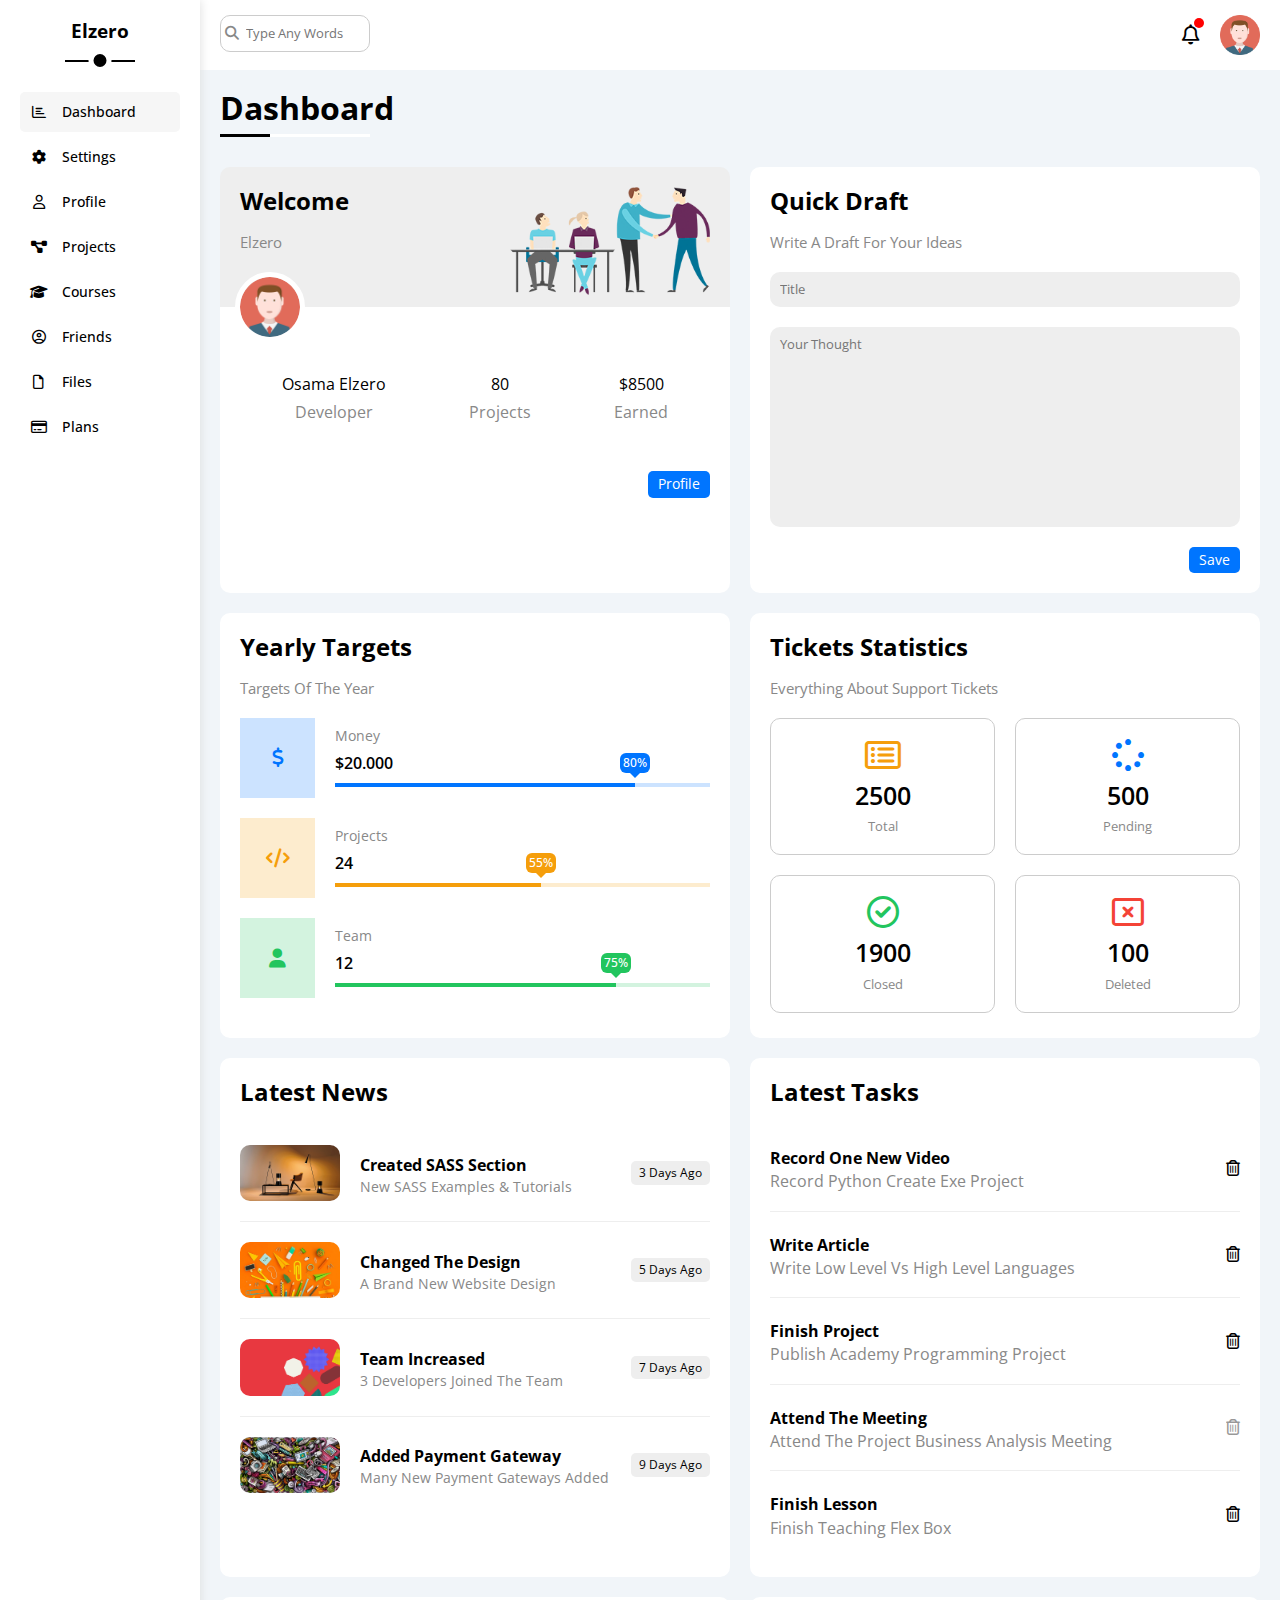
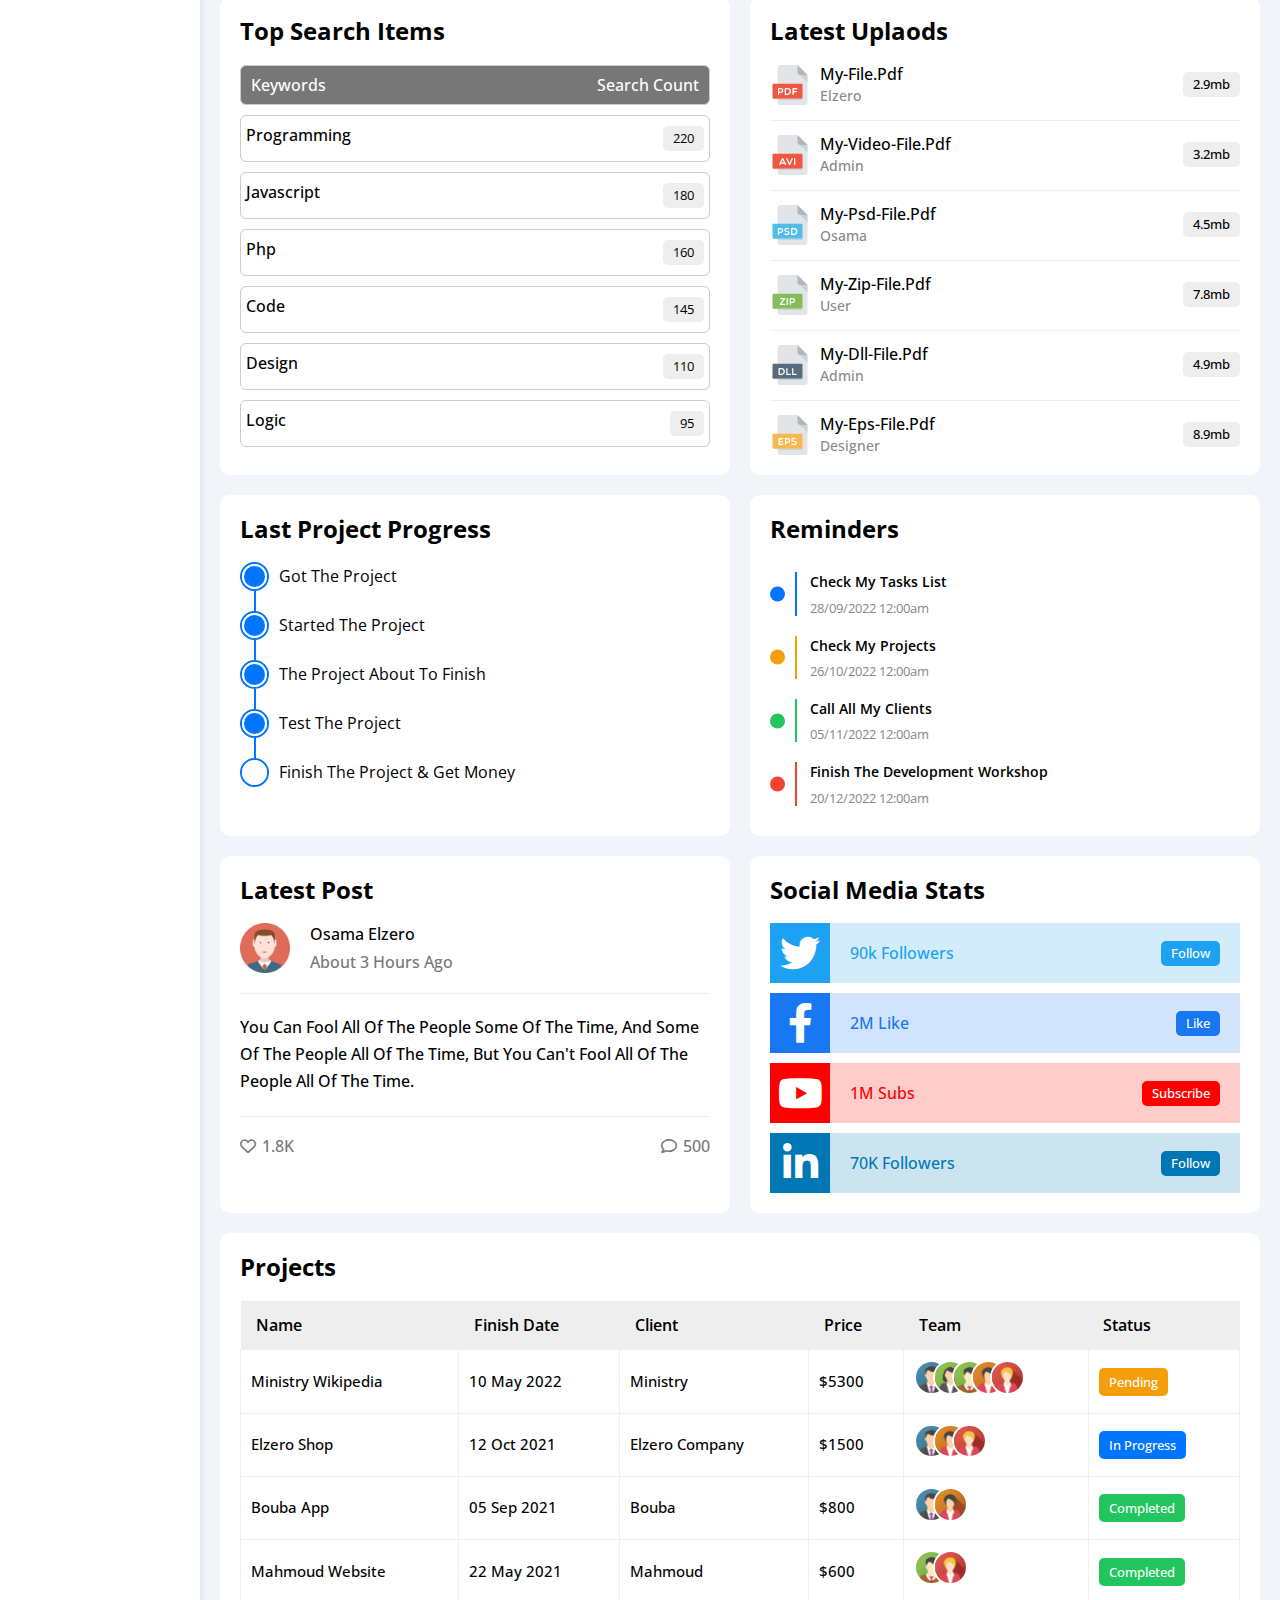
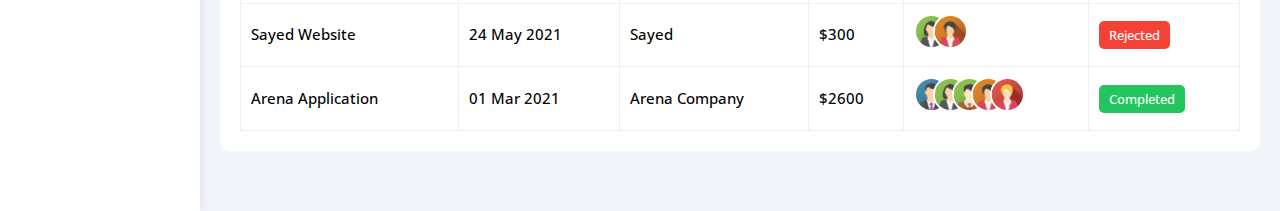
<file: index.html>
<!DOCTYPE html>
<html lang="en">
  <head>
    <meta charset="UTF-8" />
    <meta http-equiv="X-UA-Compatible" content="IE=edge" />
    <meta name="viewport" content="width=device-width, initial-scale=1.0" />
    <title>template 4</title>
    <!--start file css  -->
    <link rel="stylesheet" href="./css/all.min.css" />
    <link rel="stylesheet" href="./css/normalize.css" />
    <link rel="stylesheet" href="./css/common.css" />
    <link rel="stylesheet" href="./css/main.css" />
    <!--end file css  -->
    <!--start google font -->
    <link rel="preconnect" href="https://fonts.googleapis.com" />
    <link rel="preconnect" href="https://fonts.gstatic.com" crossorigin />
    <link
      href="https://fonts.googleapis.com/css2?family=Open+Sans:wght@300;400;500&display=swap"
      rel="stylesheet"
    />
    <!--end google font -->
  </head>
  <body>
    <div class="page">
      <div class="sidebar">
        <h3>Elzero</h3>
        <ul>
          <li>
            <a href="index.html" class="active"
              ><i class="fa-regular fa-chart-bar fa-fw"></i
              ><span> dashboard</span></a
            >
          </li>
          <li>
            <a href="settings.html"
              ><i class="fa-solid fa-gear fa-fw"></i><span> settings</span></a
            >
          </li>
          <li>
            <a href="profile.html"
              ><i class="fa-regular fa-user fa-fw"></i><span> profile</span></a
            >
          </li>
          <li>
            <a href="projects.html"
              ><i class="fa-solid fa-diagram-project fa-fw"></i
              ><span> projects</span></a
            >
          </li>
          <li>
            <a href="courses.html"
              ><i class="fa-solid fa-graduation-cap fa-fw"></i
              ><span> courses</span></a
            >
          </li>
          <li>
            <a href="friends.html"
              ><i class="fa-regular fa-circle-user fa-fw"></i
              ><span> friends</span></a
            >
          </li>
          <li>
            <a href="files.html"
              ><i class="fa-regular fa-file fa-fw"></i><span> files</span></a
            >
          </li>
          <li>
            <a href="plans.html"
              ><i class="fa-regular fa-credit-card fa-fw"></i
              ><span> plans</span></a
            >
          </li>
        </ul>
      </div>
      <div class="content">
        <div class="search-bar">
          <div class="search-field">
            <input type="search" placeholder="type any words" />
          </div>
          <div class="icons">
            <div class="notification">
              <i class="fa-regular fa-bell fa-lg"></i>
            </div>
            <img src="./imgs/avatar.png" />
          </div>
        </div>
        <div class="dashboard">
          <h1>Dashboard</h1>
          <div class="boxes">
            <div class="box welcome">
              <div class="top">
                <div class="text">
                  <h2>Welcome</h2>
                  <p>Elzero</p>
                </div>
                <img src="./imgs/welcome.png" />
              </div>
              <div class="bottom">
                <div>
                  <span>Osama Elzero </span>
                  <p>Developer</p>
                </div>
                <div>
                  <span>80</span>
                  <p>Projects</p>
                </div>
                <div>
                  <span>$8500 </span>
                  <p>Earned</p>
                </div>
              </div>
              <a href="http://" class="link-button">Profile</a>
            </div>
            <div class="box draft">
              <h2>Quick Draft</h2>
              <p>Write A Draft For Your Ideas</p>
              <div class="info">
                <input type="text" placeholder="Title" />
                <textarea placeholder="Your Thought"></textarea>
                <a href="#" class="link-button">Save</a>
              </div>
            </div>
            <div class="box ytargets">
              <h2>Yearly Targets</h2>
              <p>Targets Of The Year</p>
              <div class="info">
                <div class="target money">
                  <div class="icon">
                    <i class="fa-sharp fa-solid fa-dollar-sign"></i>
                  </div>
                  <div class="details">
                    <span>money</span>
                    <span>$20.000 </span>
                    <div class="status-bar">
                      <span style="width: 80%" data-width="80%"></span>
                    </div>
                  </div>
                </div>
                <div class="target projects">
                  <div class="icon">
                    <i class="fa-solid fa-code"></i>
                  </div>
                  <div class="details">
                    <span>projects</span>
                    <span>24</span>
                    <div class="status-bar">
                      <span style="width: 55%" data-width="55%"></span>
                    </div>
                  </div>
                </div>
                <div class="target team">
                  <div class="icon">
                    <i class="fa-solid fa-user"></i>
                  </div>
                  <div class="details">
                    <span>team</span>
                    <span>12 </span>
                    <div class="status-bar">
                      <span style="width: 75%" data-width="75%"></span>
                    </div>
                  </div>
                </div>
              </div>
            </div>
            <div class="box statistics">
              <h2>Tickets Statistics</h2>
              <p>Everything About Support Tickets</p>
              <div class="cards">
                <div class="total">
                  <i class="fa-regular fa-rectangle-list fa-2x"></i>
                  <span>2500</span>
                  <p>Total</p>
                </div>
                <div class="pending">
                  <i class="fa-solid fa-spinner fa-2x"></i>
                  <span>500</span>
                  <p>Pending</p>
                </div>
                <div class="closed">
                  <i class="fa-regular fa-circle-check fa-2x"></i>
                  <span>1900</span>
                  <p>Closed</p>
                </div>
                <div class="deleted">
                  <i class="fa-regular fa-rectangle-xmark fa-2x"></i>
                  <span>100</span>
                  <p>Deleted</p>
                </div>
              </div>
            </div>
            <!-- start news -->
            <div class="box">
              <h2>Latest News</h2>
              <div class="news">
                <div>
                  <img src="./imgs/news-01.png" />
                  <div class="text">
                    <h4>Created SASS Section</h4>
                    <p>New SASS Examples & Tutorials</p>
                  </div>
                  <p>3 Days Ago</p>
                </div>
                <div>
                  <img src="./imgs/news-02.png" />
                  <div class="text">
                    <h4>Changed The Design</h4>
                    <p>A Brand New Website Design</p>
                  </div>
                  <p>5 Days Ago</p>
                </div>
                <div>
                  <img src="./imgs/news-03.png" />
                  <div class="text">
                    <h4>Team Increased</h4>
                    <p>3 Developers Joined The Team</p>
                  </div>
                  <p>7 Days Ago</p>
                </div>
                <div>
                  <img src="./imgs/news-04.png" />
                  <div class="text">
                    <h4>Added Payment Gateway</h4>
                    <p>Many New Payment Gateways Added</p>
                  </div>
                  <p>9 Days Ago</p>
                </div>
              </div>
            </div>
            <!-- end news -->
            <!-- start tasks -->
            <div class="box">
              <h2>Latest Tasks</h2>
              <div class="tasks">
                <div>
                  <div class="text">
                    <h4>Record One New Video</h4>
                    <p>Record Python Create Exe Project</p>
                  </div>
                  <a href=""><i class="fa-regular fa-trash-can"></i></a>
                </div>
                <div>
                  <div class="text">
                    <h4>Write Article</h4>
                    <p>Write Low Level vs High Level Languages</p>
                  </div>
                  <a href=""><i class="fa-regular fa-trash-can"></i></a>
                </div>
                <div>
                  <div class="text">
                    <h4>Finish Project</h4>
                    <p>Publish Academy Programming Project</p>
                  </div>
                  <a href=""><i class="fa-regular fa-trash-can"></i></a>
                </div>
                <div class="archived">
                  <div class="text">
                    <h4>Attend The Meeting</h4>
                    <p>Attend The Project Business Analysis Meeting</p>
                  </div>
                  <a href=""><i class="fa-regular fa-trash-can"></i></a>
                </div>
                <div>
                  <div class="text">
                    <h4>Finish Lesson</h4>
                    <p>Finish Teaching Flex Box</p>
                  </div>
                  <a href=""><i class="fa-regular fa-trash-can"></i></a>
                </div>
              </div>
            </div>
            <!-- end tasks -->
            <div class="box search-items">
              <h2>Top Search Items</h2>
              <div class="seached-keywords">
                <div class="title">
                  <span>keywords</span>
                  <span>search count</span>
                </div>
                <div>
                  <span>programming</span>
                  <!-- keywords -->
                  <span>220</span>
                  <!-- search count -->
                </div>
                <div>
                  <span>javascript</span>
                  <span>180</span>
                </div>
                <div>
                  <span>php</span>
                  <span>160</span>
                </div>
                <div>
                  <span>code</span>
                  <span>145</span>
                </div>
                <div>
                  <span>design</span>
                  <span>110</span>
                </div>
                <div>
                  <span>logic</span>
                  <span>95</span>
                </div>
              </div>
            </div>
            <div class="box uploads">
              <h2>latest uplaods</h2>
              <div class="files">
                <div class="file">
                  <div>
                    <img src="./imgs/pdf.svg" alt="" />
                    <div class="text">
                      <span>My-file.pdf</span>
                      <span>Elzero</span>
                    </div>
                  </div>
                  <span>2.9mb</span>
                </div>
                <div class="file">
                  <div>
                    <img src="./imgs/avi.svg" alt="" />
                    <div class="text">
                      <span>My-video-file.pdf</span>
                      <span>admin</span>
                    </div>
                  </div>
                  <span>3.2mb</span>
                </div>
                <div class="file">
                  <div>
                    <img src="./imgs/psd.svg" alt="" />
                    <div class="text">
                      <span>My-psd-file.pdf</span>
                      <span>osama</span>
                    </div>
                  </div>
                  <span>4.5mb</span>
                </div>
                <div class="file">
                  <div>
                    <img src="./imgs/zip.svg" alt="" />
                    <div class="text">
                      <span>My-zip-file.pdf</span>
                      <span>user</span>
                    </div>
                  </div>
                  <span>7.8mb</span>
                </div>
                <div class="file">
                  <div>
                    <img src="./imgs/dll.svg" alt="" />
                    <div class="text">
                      <span>My-dll-file.pdf</span>
                      <span>admin</span>
                    </div>
                  </div>
                  <span>4.9mb</span>
                </div>
                <div class="file">
                  <div>
                    <img src="./imgs/eps.svg" alt="" />
                    <div class="text">
                      <span>My-eps-file.pdf</span>
                      <span>designer</span>
                    </div>
                  </div>
                  <span>8.9mb</span>
                </div>
              </div>
            </div>
            <div class="box last-project-progress">
              <h2>last project progress</h2>
              <div class="steps">
                <div class="done">
                  <div class="outisde-circle">
                    <div class="inside-circle"></div>
                  </div>
                  Got The Project
                </div>
                <div class="done">
                  <div class="outisde-circle">
                    <div class="inside-circle"></div>
                  </div>
                  Started The Project
                </div>
                <div class="done">
                  <div class="outisde-circle">
                    <div class="inside-circle"></div>
                  </div>
                  The Project About To Finish
                </div>
                <div class="in-progress">
                  <div class="outisde-circle">
                    <div class="inside-circle"></div>
                  </div>
                  Test The Project
                </div>
                <div class="not-yet">
                  <div class="outisde-circle">
                    <div class="inside-circle"></div>
                  </div>
                  Finish The Project & Get Money
                </div>
              </div>
            </div>
            <div class="box reminders">
              <h2>reminders</h2>
              <div class="todo">
                <div class="reminder low">
                  <span class="title">Check My Tasks List</span>
                  <div class="date">
                    <span>28/09/2022</span>
                    <span>12:00am</span>
                  </div>
                </div>
                <div class="reminder normal">
                  <span class="title">Check My Projects</span>
                  <div class="date">
                    <span>26/10/2022</span>
                    <span>12:00am</span>
                  </div>
                </div>
                <div class="reminder medium">
                  <span class="title">Call All My Clients</span>
                  <div class="date">
                    <span>05/11/2022</span>
                    <span>12:00am</span>
                  </div>
                </div>
                <div class="reminder high">
                  <span class="title">Finish The Development Workshop</span>
                  <div class="date">
                    <span>20/12/2022</span>
                    <span>12:00am</span>
                  </div>
                </div>
              </div>
            </div>
            <div class="box latest-post">
              <h2>latest post</h2>
              <div class="profile">
                <img src="./imgs/avatar.png" alt="" />
                <div>
                  <span>Osama Elzero</span>
                  <span>About 3 Hours Ago</span>
                </div>
              </div>
              <p>
                You Can Fool All Of The People Some Of The Time, And Some Of The
                People All Of The Time, But You Can't Fool All Of The People All
                Of The Time.
              </p>
              <div class="interaction">
                <div class="like">
                  <i class="fa-regular fa-heart"></i>
                  <span>1.8K</span>
                </div>
                <div class="comment">
                  <i class="fa-regular fa-comment"> </i>
                  <span>500</span>
                </div>
              </div>
            </div>
            <div class="box media-stats">
              <h2>Social Media Stats</h2>
              <div class="social-media">
                <div class="twitter">
                  <i class="fa-brands fa-twitter"></i>
                  <div class="info">
                    <span>90k followers</span>
                    <a href="#">follow</a>
                  </div>
                </div>
                <div class="facebook">
                  <i class="fa-brands fa-facebook-f"></i>
                  <div class="info">
                    <span>2M Like</span>
                    <a href="#">like</a>
                  </div>
                </div>
                <div class="youtube">
                  <i class="fa-brands fa-youtube"></i>
                  <div class="info">
                    <span>1M Subs</span>
                    <a href="#">Subscribe</a>
                  </div>
                </div>
                <div class="linked-in">
                  <i class="fa-brands fa-linkedin-in"></i>
                  <div class="info">
                    <span>70K Followers</span>
                    <a href="#">Follow</a>
                  </div>
                </div>
              </div>
            </div>
            <div class="box projects">
              <h2>projects</h2>
              <div class="resoponsive-table">
                <table>
                  <thead>
                    <tr>
                      <td>name</td>
                      <td>Finish Date</td>
                      <td>Client</td>
                      <td>Price</td>
                      <td>Team</td>
                      <td>Status</td>
                    </tr>
                  </thead>
                  <tbody>
                    <tr>
                      <td>Ministry Wikipedia</td>
                      <td>10 May 2022</td>
                      <td>Ministry</td>
                      <td>$5300</td>
                      <td>
                        <img src="./imgs/team-01.png" alt="" />
                        <img src="./imgs/team-02.png" alt="" />
                        <img src="./imgs/team-03.png" alt="" />
                        <img src="./imgs/team-04.png" alt="" />
                        <img src="./imgs/team-05.png" alt="" />
                      </td>
                      <td><a href="#" class="pending">pending</a></td>
                    </tr>
                    <tr>
                      <td>Elzero Shop</td>
                      <td>12 Oct 2021</td>
                      <td>Elzero Company</td>
                      <td>$1500</td>
                      <td>
                        <img src="./imgs/team-01.png" alt="" />
                        <img src="./imgs/team-04.png" alt="" />
                        <img src="./imgs/team-05.png" alt="" />
                      </td>
                      <td><a href="#" class="in-progress">In Progress </a></td>
                    </tr>
                    <tr>
                      <td>Bouba App</td>
                      <td>05 Sep 2021</td>
                      <td>Bouba</td>
                      <td>$800</td>
                      <td>
                        <img src="./imgs/team-01.png" alt="" />
                        <img src="./imgs/team-04.png" alt="" />
                      </td>
                      <td><a href="#" class="completed">Completed</a></td>
                    </tr>

                    <tr>
                      <td>Mahmoud Website</td>
                      <td>22 May 2021</td>
                      <td>Mahmoud</td>
                      <td>$600</td>
                      <td>
                        <img src="./imgs/team-03.png" alt="" />
                        <img src="./imgs/team-05.png" alt="" />
                      </td>
                      <td><a href="#" class="completed">Completed</a></td>
                    </tr>
                    <tr>
                      <td>Sayed Website</td>
                      <td>24 May 2021</td>
                      <td>Sayed</td>
                      <td>$300</td>
                      <td>
                        <img src="./imgs/team-02.png" alt="" />
                        <img src="./imgs/team-04.png" alt="" />
                      </td>
                      <td><a href="#" class="rejected">Rejected</a></td>
                    </tr>
                    <tr>
                      <td>Arena Application</td>
                      <td>01 Mar 2021</td>
                      <td>Arena Company</td>
                      <td>$2600</td>
                      <td>
                        <img src="./imgs/team-01.png" alt="" />
                        <img src="./imgs/team-02.png" alt="" />
                        <img src="./imgs/team-03.png" alt="" />
                        <img src="./imgs/team-04.png" alt="" />
                        <img src="./imgs/team-05.png" alt="" />
                      </td>
                      <td><a href="#" class="completed">Completed</a></td>
                    </tr>
                  </tbody>
                </table>
              </div>
            </div>
          </div>
        </div>
      </div>
    </div>
  </body>
</html>
</file>
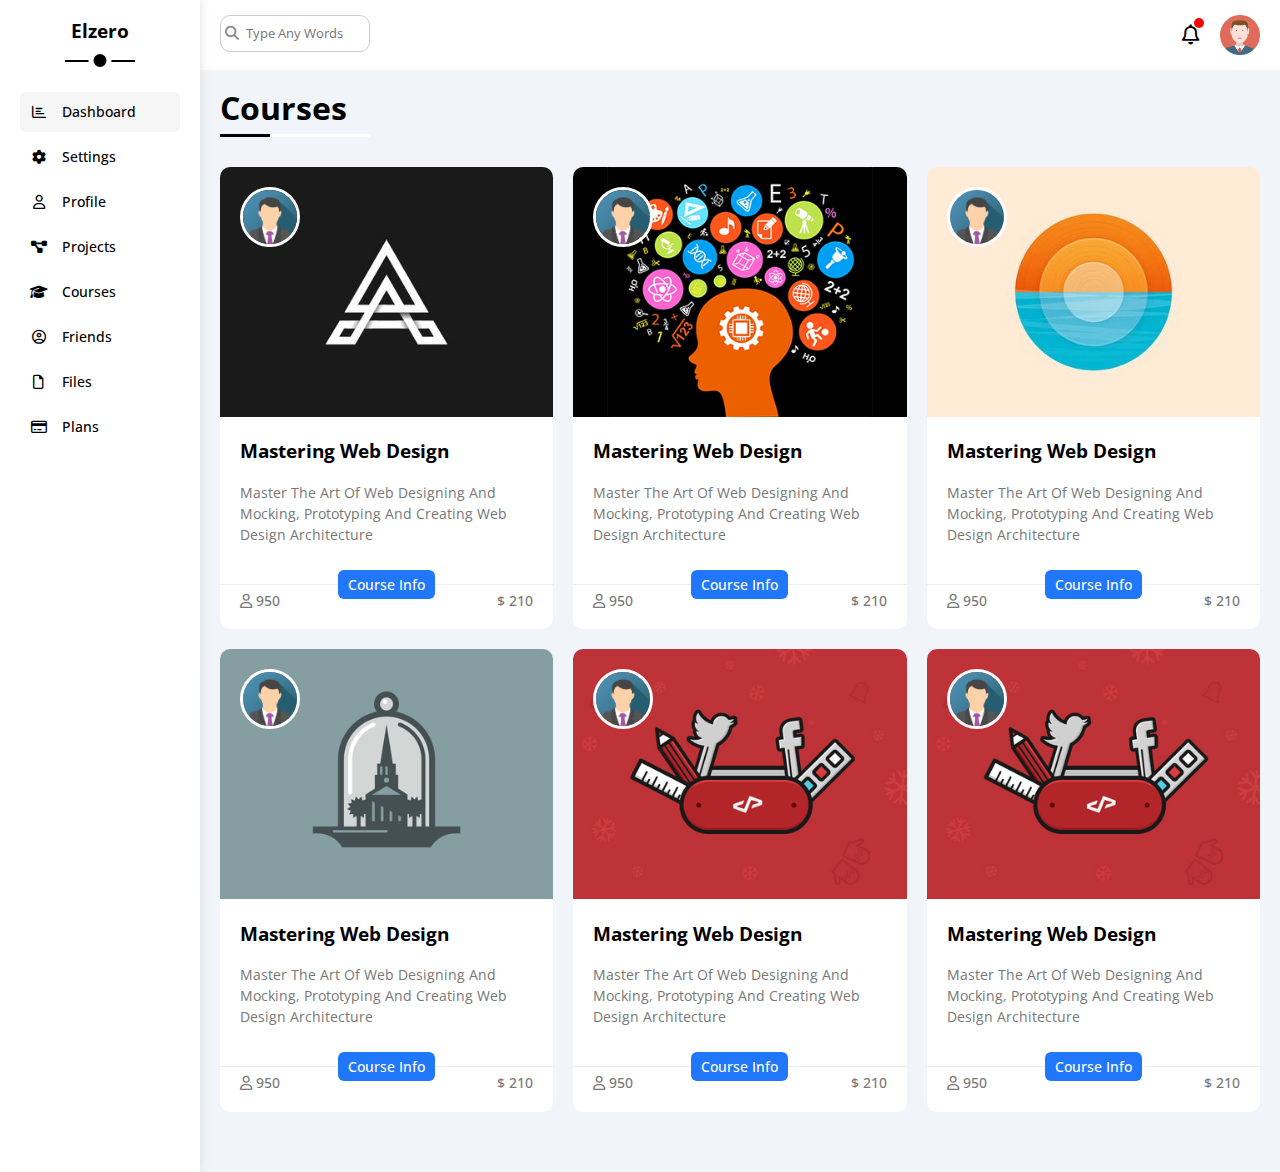
<file: courses.html>
<!DOCTYPE html>
<html lang="en">
  <head>
    <meta charset="UTF-8" />
    <meta http-equiv="X-UA-Compatible" content="IE=edge" />
    <meta name="viewport" content="width=device-width, initial-scale=1.0" />
    <title>courses</title>
    <!--start file css  -->
    <link rel="stylesheet" href="./css/all.min.css" />
    <link rel="stylesheet" href="./css/normalize.css" />
    <link rel="stylesheet" href="./css/common.css" />
    <!-- <link rel="stylesheet" href="./css/main.css" /> -->
    <link rel="stylesheet" href="./css/courses.css" />
    <!--end file css  -->
    <!--start google font -->
    <link rel="preconnect" href="https://fonts.googleapis.com" />
    <link rel="preconnect" href="https://fonts.gstatic.com" crossorigin />
    <link
      href="https://fonts.googleapis.com/css2?family=Open+Sans:wght@300;400;500&display=swap"
      rel="stylesheet"
    />
    <!--end google font -->
  </head>
  <body>
    <div class="page">
      <div class="sidebar">
        <h3>Elzero</h3>
        <ul>
          <li>
            <a href="index.html" class="active"
              ><i class="fa-regular fa-chart-bar fa-fw"></i
              ><span> dashboard</span></a
            >
          </li>
          <li>
            <a href="settings.html"
              ><i class="fa-solid fa-gear fa-fw"></i><span> settings</span></a
            >
          </li>
          <li>
            <a href="profile.html"
              ><i class="fa-regular fa-user fa-fw"></i><span> profile</span></a
            >
          </li>
          <li>
            <a href="projects.html"
              ><i class="fa-solid fa-diagram-project fa-fw"></i
              ><span> projects</span></a
            >
          </li>
          <li>
            <a href="courses.html"
              ><i class="fa-solid fa-graduation-cap fa-fw"></i
              ><span> courses</span></a
            >
          </li>
          <li>
            <a href="friends.html"
              ><i class="fa-regular fa-circle-user fa-fw"></i
              ><span> friends</span></a
            >
          </li>
          <li>
            <a href="files.html"
              ><i class="fa-regular fa-file fa-fw"></i><span> files</span></a
            >
          </li>
          <li>
            <a href="plans.html"
              ><i class="fa-regular fa-credit-card fa-fw"></i
              ><span> plans</span></a
            >
          </li>
        </ul>
      </div>
      <div class="content">
        <div class="search-bar">
          <div class="search-field">
            <input type="search" placeholder="type any words" />
          </div>
          <div class="icons">
            <div class="notification">
              <i class="fa-regular fa-bell fa-lg"></i>
            </div>
            <img src="./imgs/avatar.png" />
          </div>
        </div>
        <div class="courses">
          <h1>courses</h1>
          <div class="boxes">
            <div class="box">
              <div class="icon"><img src="./imgs/team-01.png" /></div>
              <img src="./imgs/course-01.jpg" alt="" />
              <div class="text">
                <h3>mastering web design</h3>
                <p>
                  Master The Art Of Web Designing And Mocking, Prototyping And
                  Creating Web Design Architecture
                </p>
                <div class="link">
                  <a href="#">course info</a>
                </div>
                <div>
                  <span><i class="fa-regular fa-user"></i> 950</span>
                  <span>$ 210</span>
                </div>
              </div>
            </div>
            <div class="box">
              <div class="icon"><img src="./imgs/team-01.png" /></div>
              <img src="./imgs/course-02.jpg" alt="" />
              <div class="text">
                <h3>mastering web design</h3>
                <p>
                  Master The Art Of Web Designing And Mocking, Prototyping And
                  Creating Web Design Architecture
                </p>
                <div class="link">
                  <a href="#">course info</a>
                </div>
                <div>
                  <span><i class="fa-regular fa-user"></i> 950</span>
                  <span>$ 210</span>
                </div>
              </div>
            </div>
            <div class="box">
              <div class="icon"><img src="./imgs/team-01.png" /></div>
              <img src="./imgs/course-03.jpg" alt="" />
              <div class="text">
                <h3>mastering web design</h3>
                <p>
                  Master The Art Of Web Designing And Mocking, Prototyping And
                  Creating Web Design Architecture
                </p>
                <div class="link">
                  <a href="#">course info</a>
                </div>
                <div>
                  <span><i class="fa-regular fa-user"></i> 950</span>
                  <span>$ 210</span>
                </div>
              </div>
            </div>
            <div class="box">
              <div class="icon"><img src="./imgs/team-01.png" /></div>
              <img src="./imgs/course-04.jpg" alt="" />
              <div class="text">
                <h3>mastering web design</h3>
                <p>
                  Master The Art Of Web Designing And Mocking, Prototyping And
                  Creating Web Design Architecture
                </p>
                <div class="link">
                  <a href="#">course info</a>
                </div>
                <div>
                  <span><i class="fa-regular fa-user"></i> 950</span>
                  <span>$ 210</span>
                </div>
              </div>
            </div>
            <div class="box">
              <div class="icon"><img src="./imgs/team-01.png" /></div>
              <img src="./imgs/course-05.jpg" alt="" />
              <div class="text">
                <h3>mastering web design</h3>
                <p>
                  Master The Art Of Web Designing And Mocking, Prototyping And
                  Creating Web Design Architecture
                </p>
                <div class="link">
                  <a href="#">course info</a>
                </div>
                <div>
                  <span><i class="fa-regular fa-user"></i> 950</span>
                  <span>$ 210</span>
                </div>
              </div>
            </div>
            <div class="box">
              <div class="icon"><img src="./imgs/team-01.png" /></div>
              <img src="./imgs/course-05.jpg" alt="" />
              <div class="text">
                <h3>mastering web design</h3>
                <p>
                  Master The Art Of Web Designing And Mocking, Prototyping And
                  Creating Web Design Architecture
                </p>
                <div class="link">
                  <a href="#">course info</a>
                </div>
                <div>
                  <span><i class="fa-regular fa-user"></i> 950</span>
                  <span>$ 210</span>
                </div>
              </div>
            </div>
          </div>
        </div>
      </div>
    </div>
  </body>
</html>
</file>
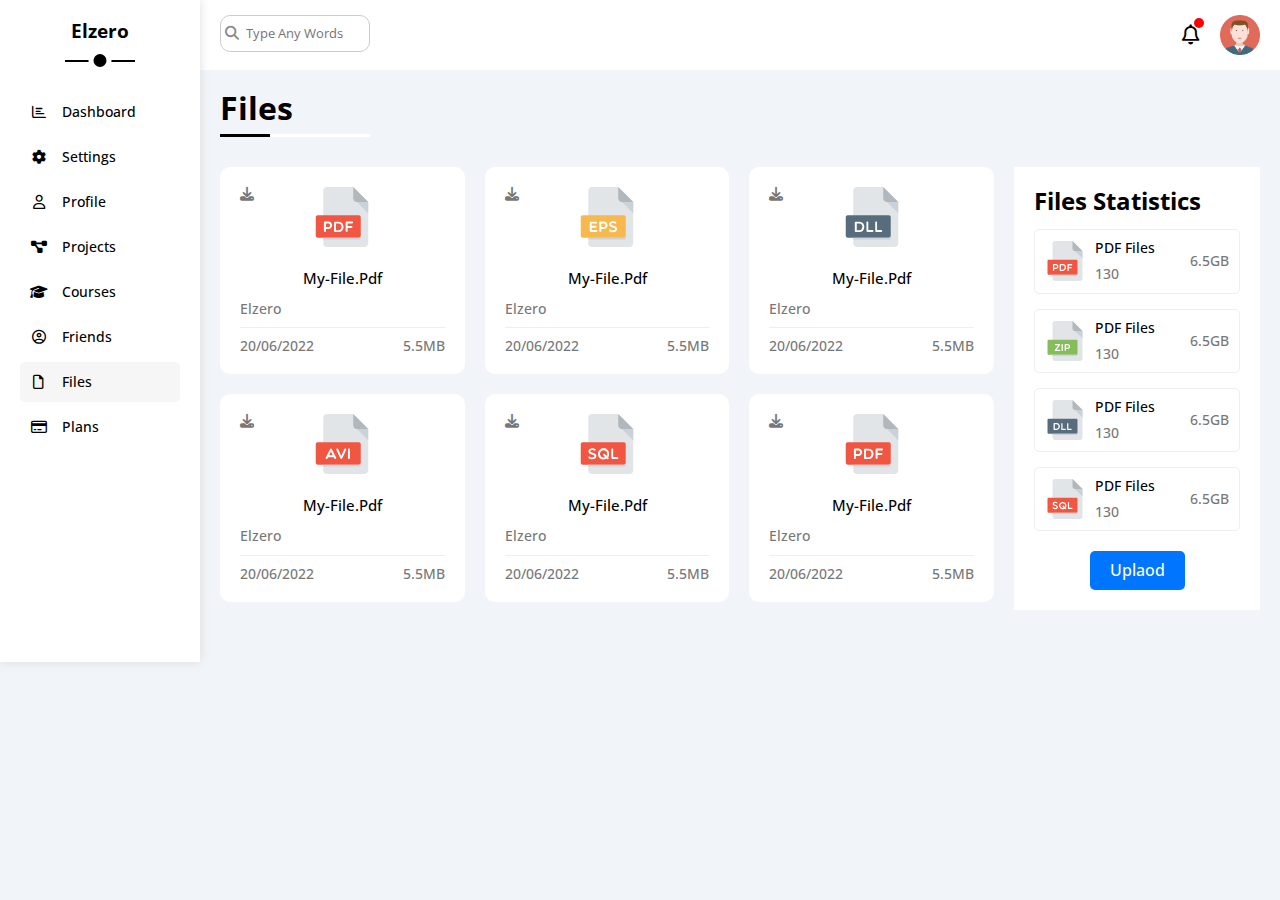
<file: files.html>
<!DOCTYPE html>
<html lang="en">
  <head>
    <meta charset="UTF-8" />
    <meta http-equiv="X-UA-Compatible" content="IE=edge" />
    <meta name="viewport" content="width=device-width, initial-scale=1.0" />
    <title>files</title>
    <!--start file css  -->
    <link rel="stylesheet" href="./css/all.min.css" />
    <link rel="stylesheet" href="./css/normalize.css" />
    <link rel="stylesheet" href="./css/common.css" />
    <link rel="stylesheet" href="./css/files.css" />
    <!-- <link rel="stylesheet" href="./css/main.css" /> -->
    <!--end file css  -->
    <!--start google font -->
    <link rel="preconnect" href="https://fonts.googleapis.com" />
    <link rel="preconnect" href="https://fonts.gstatic.com" crossorigin />
    <link
      href="https://fonts.googleapis.com/css2?family=Open+Sans:wght@300;400;500&display=swap"
      rel="stylesheet"
    />
    <!--end google font -->
  </head>
  <body>
    <div class="page">
      <div class="sidebar">
        <h3>Elzero</h3>
        <ul>
          <li>
            <a href="index.html"
              ><i class="fa-regular fa-chart-bar fa-fw"></i
              ><span> dashboard</span></a
            >
          </li>
          <li>
            <a href="settings.html"
              ><i class="fa-solid fa-gear fa-fw"></i><span> settings</span></a
            >
          </li>
          <li>
            <a href="profile.html"
              ><i class="fa-regular fa-user fa-fw"></i><span> profile</span></a
            >
          </li>
          <li>
            <a href="projects.html"
              ><i class="fa-solid fa-diagram-project fa-fw"></i
              ><span> projects</span></a
            >
          </li>
          <li>
            <a href="courses.html"
              ><i class="fa-solid fa-graduation-cap fa-fw"></i
              ><span> courses</span></a
            >
          </li>
          <li>
            <a href="friends.html"
              ><i class="fa-regular fa-circle-user fa-fw"></i
              ><span> friends</span></a
            >
          </li>
          <li>
            <a href="files.html" class="active"
              ><i class="fa-regular fa-file fa-fw"></i><span> files</span></a
            >
          </li>
          <li>
            <a href="plans.html"
              ><i class="fa-regular fa-credit-card fa-fw"></i
              ><span> plans</span></a
            >
          </li>
        </ul>
      </div>
      <div class="content">
        <div class="search-bar">
          <div class="search-field">
            <input type="search" placeholder="type any words" />
          </div>
          <div class="icons">
            <div class="notification">
              <i class="fa-regular fa-bell fa-lg"></i>
            </div>
            <img src="./imgs/avatar.png" />
          </div>
        </div>
        <div class="files">
          <h1>files</h1>
          <div>
            <div class="boxes">
              <div class="box">
                <div>
                  <img src="./imgs/pdf.svg" />
                  <p>my-file.pdf</p>
                  <i class="fa-solid fa-download"></i>
                  <span>Elzero</span>
                </div>
                <div>
                  <span>20/06/2022</span>
                  <span>5.5MB</span>
                </div>
              </div>
              <div class="box">
                <div>
                  <img src="./imgs/eps.svg" />
                  <p>my-file.pdf</p>
                  <i class="fa-solid fa-download"></i>
                  <span>Elzero</span>
                </div>
                <div>
                  <span>20/06/2022</span>
                  <span>5.5MB</span>
                </div>
              </div>
              <div class="box">
                <div>
                  <img src="./imgs/dll.svg" />
                  <p>my-file.pdf</p>
                  <i class="fa-solid fa-download"></i>
                  <span>Elzero</span>
                </div>
                <div>
                  <span>20/06/2022</span>
                  <span>5.5MB</span>
                </div>
              </div>
              <div class="box">
                <div>
                  <img src="./imgs/avi.svg" />
                  <p>my-file.pdf</p>
                  <i class="fa-solid fa-download"></i>
                  <span>Elzero</span>
                </div>
                <div>
                  <span>20/06/2022</span>
                  <span>5.5MB</span>
                </div>
              </div>
              <div class="box">
                <div>
                  <img src="./imgs/sql.svg" />
                  <p>my-file.pdf</p>
                  <i class="fa-solid fa-download"></i>
                  <span>Elzero</span>
                </div>
                <div>
                  <span>20/06/2022</span>
                  <span>5.5MB</span>
                </div>
              </div>
              <div class="box">
                <div>
                  <img src="./imgs/pdf.svg" />
                  <p>my-file.pdf</p>
                  <i class="fa-solid fa-download"></i>
                  <span>Elzero</span>
                </div>
                <div>
                  <span>20/06/2022</span>
                  <span>5.5MB</span>
                </div>
              </div>
            </div>
            <div class="statistics">
              <h2>files statistics</h2>
              <div>
                <img src="./imgs/pdf.svg" />
                <span>
                  <span>PDF files</span>
                  <p>130</p>
                </span>
                <p>6.5GB</p>
              </div>
              <div>
                <img src="./imgs/zip.svg" />
                <span>
                  <span>PDF files</span>
                  <p>130</p>
                </span>
                <p>6.5GB</p>
              </div>
              <div>
                <img src="./imgs/dll.svg" />
                <span>
                  <span>PDF files</span>
                  <p>130</p>
                </span>
                <p>6.5GB</p>
              </div>
              <div>
                <img src="./imgs/sql.svg" />
                <span>
                  <span>PDF files</span>
                  <p>130</p>
                </span>
                <p>6.5GB</p>
              </div>
              <a href="">uplaod</a>
            </div>
          </div>
        </div>
      </div>
    </div>
  </body>
</html>
</file>
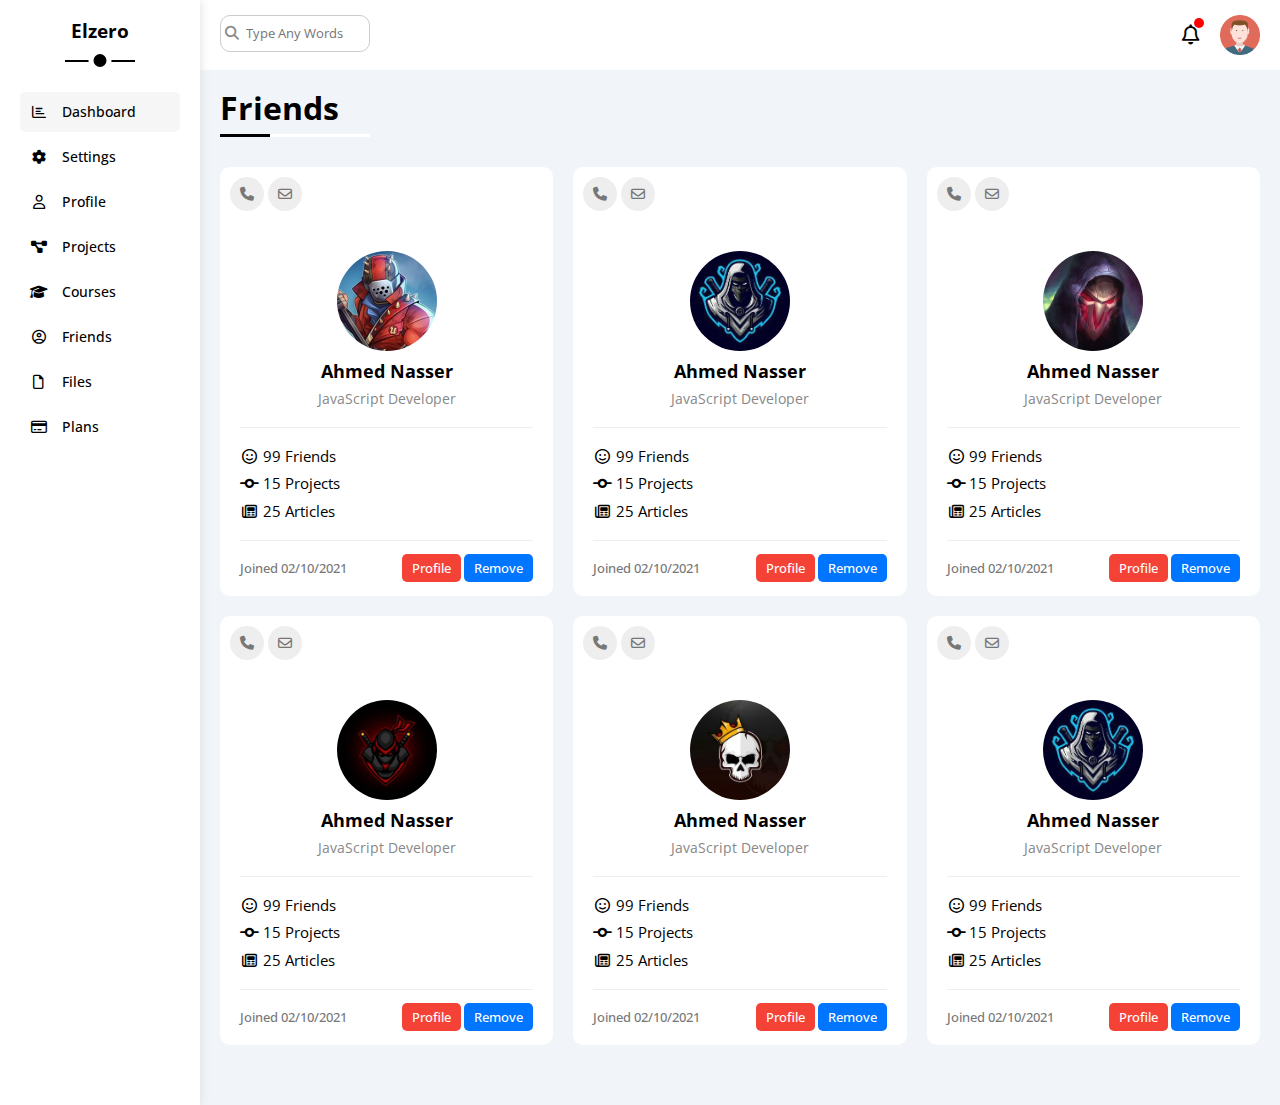
<file: friends.html>
<!DOCTYPE html>
<html lang="en">
  <head>
    <meta charset="UTF-8" />
    <meta http-equiv="X-UA-Compatible" content="IE=edge" />
    <meta name="viewport" content="width=device-width, initial-scale=1.0" />
    <title>friends</title>
    <!--start file css  -->
    <link rel="stylesheet" href="./css/all.min.css" />
    <link rel="stylesheet" href="./css/normalize.css" />
    <link rel="stylesheet" href="./css/common.css" />
    <!-- <link rel="stylesheet" href="./css/main.css" /> -->
    <link rel="stylesheet" href="./css/friends.css" />
    <!--end file css  -->
    <!--start google font -->
    <link rel="preconnect" href="https://fonts.googleapis.com" />
    <link rel="preconnect" href="https://fonts.gstatic.com" crossorigin />
    <link
      href="https://fonts.googleapis.com/css2?family=Open+Sans:wght@300;400;500&display=swap"
      rel="stylesheet"
    />
    <!--end google font -->
  </head>
  <body>
    <div class="page">
      <div class="sidebar">
        <h3>Elzero</h3>
        <ul>
          <li>
            <a href="index.html" class="active"
              ><i class="fa-regular fa-chart-bar fa-fw"></i
              ><span> dashboard</span></a
            >
          </li>
          <li>
            <a href="settings.html"
              ><i class="fa-solid fa-gear fa-fw"></i><span> settings</span></a
            >
          </li>
          <li>
            <a href="profile.html"
              ><i class="fa-regular fa-user fa-fw"></i><span> profile</span></a
            >
          </li>
          <li>
            <a href="projects.html"
              ><i class="fa-solid fa-diagram-project fa-fw"></i
              ><span> projects</span></a
            >
          </li>
          <li>
            <a href="courses.html"
              ><i class="fa-solid fa-graduation-cap fa-fw"></i
              ><span> courses</span></a
            >
          </li>
          <li>
            <a href="friends.html"
              ><i class="fa-regular fa-circle-user fa-fw"></i
              ><span> friends</span></a
            >
          </li>
          <li>
            <a href="files.html"
              ><i class="fa-regular fa-file fa-fw"></i><span> files</span></a
            >
          </li>
          <li>
            <a href="plans.html"
              ><i class="fa-regular fa-credit-card fa-fw"></i
              ><span> plans</span></a
            >
          </li>
        </ul>
      </div>
      <div class="content">
        <div class="search-bar">
          <div class="search-field">
            <input type="search" placeholder="type any words" />
          </div>
          <div class="icons">
            <div class="notification">
              <i class="fa-regular fa-bell fa-lg"></i>
            </div>
            <img src="./imgs/avatar.png" />
          </div>
        </div>
        <div class="friends">
          <h1>friends</h1>
          <div class="boxes">
            <div class="box">
              <div class="contact">
                <i class="fa-solid fa-phone"></i>
                <i class="fa-regular fa-envelope"></i>
              </div>
              <div>
                <img src="./imgs/friend-01.jpg" />
                <h3>Ahmed Nasser</h3>
                <span>JavaScript Developer </span>
              </div>
              <div>
                <span>
                  <i class="fa-regular fa-face-smile fa-fw"></i>
                  99 friends
                </span>
                <span>
                  <i class="fa-solid fa-code-commit fa-fw"> </i>
                  15 projects
                </span>
                <span>
                  <i class="fa-regular fa-newspaper fa-fw"></i>
                  25 articles
                </span>
              </div>
              <div>
                <span class="date">Joined 02/10/2021</span>
                <div>
                  <a href="profile.html">profile</a>
                  <a href="#">remove</a>
                </div>
              </div>
            </div>
            <div class="box">
              <div class="contact">
                <i class="fa-solid fa-phone"></i>
                <i class="fa-regular fa-envelope"></i>
              </div>
              <div>
                <img src="./imgs/friend-02.jpg" />
                <h3>Ahmed Nasser</h3>
                <span>JavaScript Developer </span>
              </div>
              <div>
                <span>
                  <i class="fa-regular fa-face-smile fa-fw"></i>
                  99 friends
                </span>
                <span>
                  <i class="fa-solid fa-code-commit fa-fw"> </i>
                  15 projects
                </span>
                <span>
                  <i class="fa-regular fa-newspaper fa-fw"></i>
                  25 articles
                </span>
              </div>
              <div>
                <span class="date">Joined 02/10/2021</span>
                <div>
                  <a href="profile.html">profile</a>
                  <a href="#">remove</a>
                </div>
              </div>
            </div>
            <div class="box">
              <div class="contact">
                <i class="fa-solid fa-phone"></i>
                <i class="fa-regular fa-envelope"></i>
              </div>
              <div>
                <img src="./imgs/friend-03.jpg" />
                <h3>Ahmed Nasser</h3>
                <span>JavaScript Developer </span>
              </div>
              <div>
                <span>
                  <i class="fa-regular fa-face-smile fa-fw"></i>
                  99 friends
                </span>
                <span>
                  <i class="fa-solid fa-code-commit fa-fw"> </i>
                  15 projects
                </span>
                <span>
                  <i class="fa-regular fa-newspaper fa-fw"></i>
                  25 articles
                </span>
              </div>
              <div>
                <span class="date">Joined 02/10/2021</span>
                <div>
                  <a href="profile.html">profile</a>
                  <a href="#">remove</a>
                </div>
              </div>
            </div>
            <div class="box">
              <div class="contact">
                <i class="fa-solid fa-phone"></i>
                <i class="fa-regular fa-envelope"></i>
              </div>
              <div>
                <img src="./imgs/friend-04.jpg" />
                <h3>Ahmed Nasser</h3>
                <span>JavaScript Developer </span>
              </div>
              <div>
                <span>
                  <i class="fa-regular fa-face-smile fa-fw"></i>
                  99 friends
                </span>
                <span>
                  <i class="fa-solid fa-code-commit fa-fw"> </i>
                  15 projects
                </span>
                <span>
                  <i class="fa-regular fa-newspaper fa-fw"></i>
                  25 articles
                </span>
              </div>
              <div>
                <span class="date">Joined 02/10/2021</span>
                <div>
                  <a href="profile.html">profile</a>
                  <a href="#">remove</a>
                </div>
              </div>
            </div>
            <div class="box">
              <div class="contact">
                <i class="fa-solid fa-phone"></i>
                <i class="fa-regular fa-envelope"></i>
              </div>
              <div>
                <img src="./imgs/friend-05.jpg" />
                <h3>Ahmed Nasser</h3>
                <span>JavaScript Developer </span>
              </div>
              <div>
                <span>
                  <i class="fa-regular fa-face-smile fa-fw"></i>
                  99 friends
                </span>
                <span>
                  <i class="fa-solid fa-code-commit fa-fw"> </i>
                  15 projects
                </span>
                <span>
                  <i class="fa-regular fa-newspaper fa-fw"></i>
                  25 articles
                </span>
              </div>
              <div>
                <span class="date">Joined 02/10/2021</span>
                <div>
                  <a href="profile.html">profile</a>
                  <a href="#">remove</a>
                </div>
              </div>
            </div>
            <div class="box">
              <div class="contact">
                <i class="fa-solid fa-phone"></i>
                <i class="fa-regular fa-envelope"></i>
              </div>
              <div>
                <img src="./imgs/friend-02.jpg" />
                <h3>Ahmed Nasser</h3>
                <span>JavaScript Developer </span>
              </div>
              <div>
                <span>
                  <i class="fa-regular fa-face-smile fa-fw"></i>
                  99 friends
                </span>
                <span>
                  <i class="fa-solid fa-code-commit fa-fw"> </i>
                  15 projects
                </span>
                <span>
                  <i class="fa-regular fa-newspaper fa-fw"></i>
                  25 articles
                </span>
              </div>
              <div>
                <span class="date">Joined 02/10/2021</span>
                <div>
                  <a href="profile.html">profile</a>
                  <a href="#">remove</a>
                </div>
              </div>
            </div>
          </div>
        </div>
      </div>
    </div>
  </body>
</html>
</file>
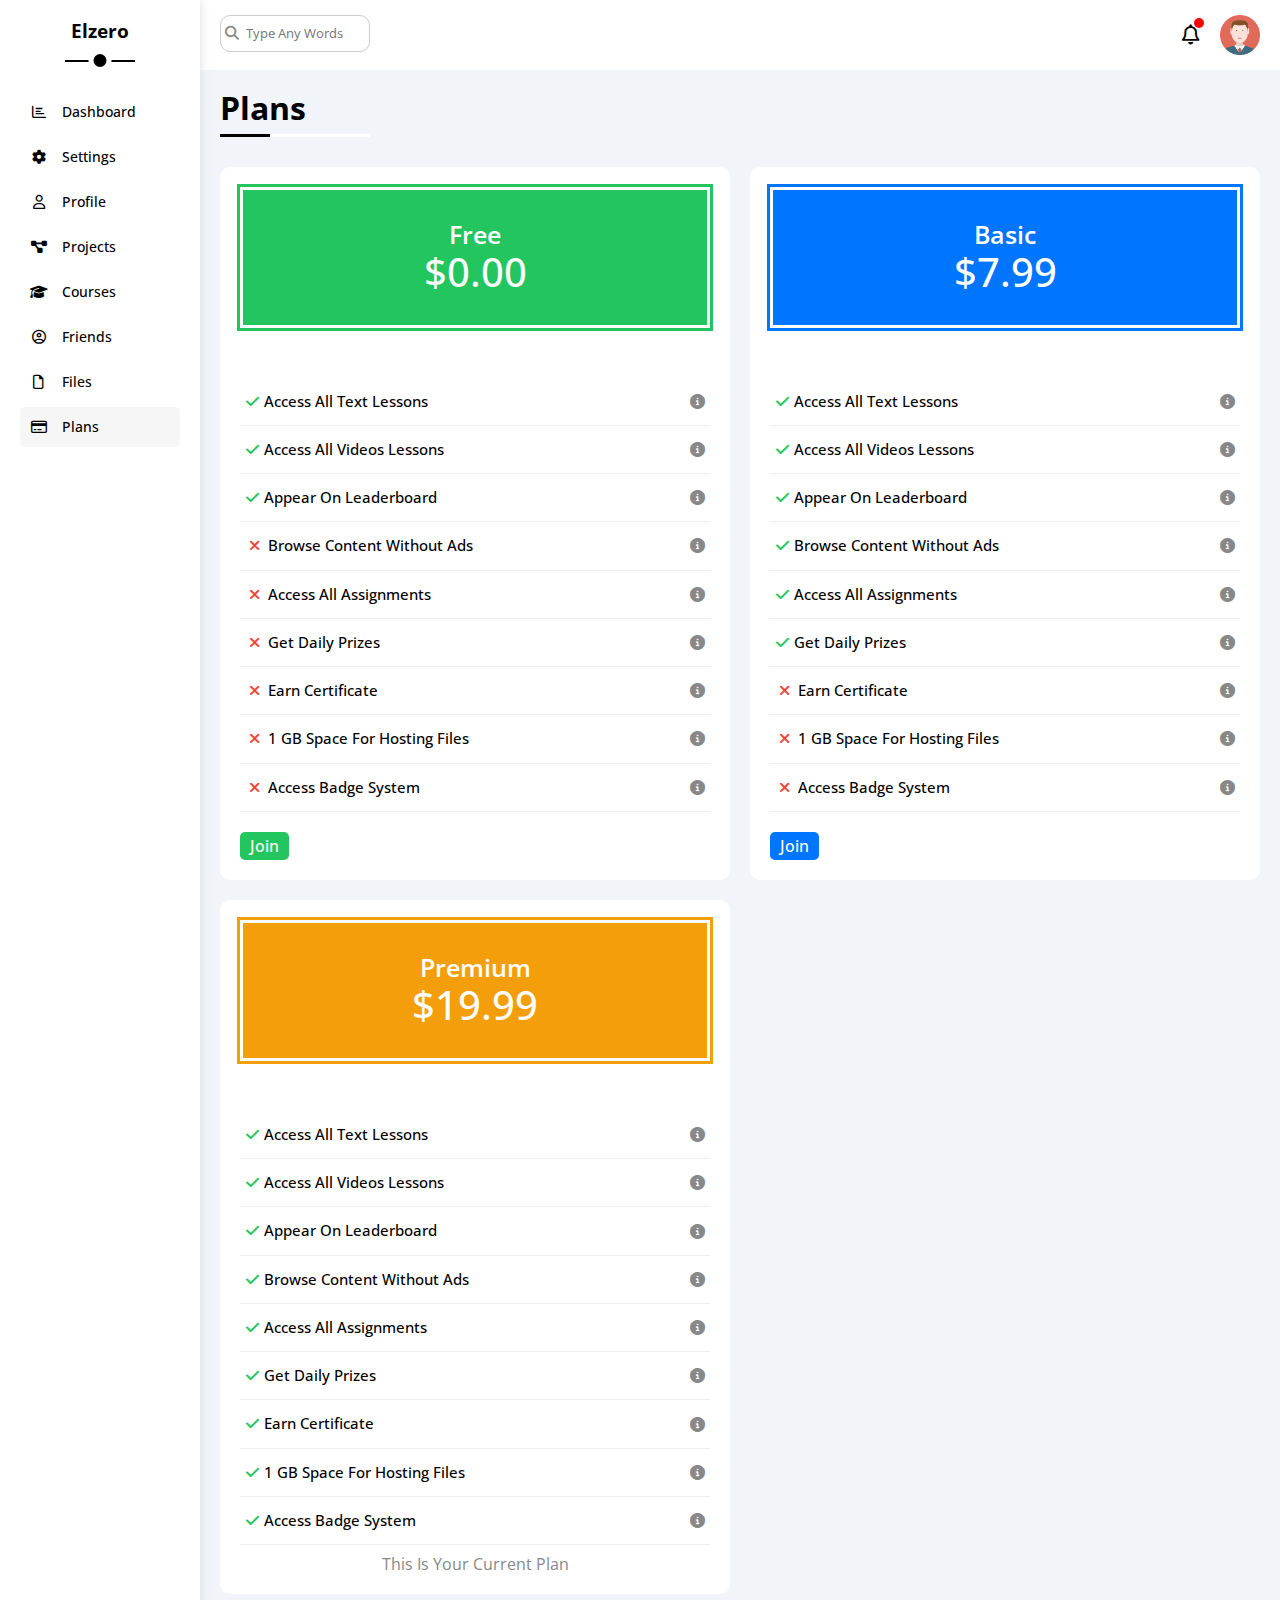
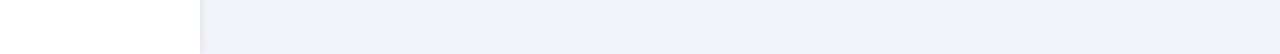
<file: plans.html>
<!DOCTYPE html>
<html lang="en">
  <head>
    <meta charset="UTF-8" />
    <meta http-equiv="X-UA-Compatible" content="IE=edge" />
    <meta name="viewport" content="width=device-width, initial-scale=1.0" />
    <title>plans</title>
    <!--start file css  -->
    <link rel="stylesheet" href="./css/all.min.css" />
    <link rel="stylesheet" href="./css/normalize.css" />
    <link rel="stylesheet" href="./css/common.css" />
    <link rel="stylesheet" href="./css/plans.css" />
    <!-- <link rel="stylesheet" href="./css/main.css" /> -->
    <!--end file css  -->
    <!--start google font -->
    <link rel="preconnect" href="https://fonts.googleapis.com" />
    <link rel="preconnect" href="https://fonts.gstatic.com" crossorigin />
    <link
      href="https://fonts.googleapis.com/css2?family=Open+Sans:wght@300;400;500&display=swap"
      rel="stylesheet"
    />
    <!--end google font -->
  </head>
  <body>
    <div class="page">
      <div class="sidebar">
        <h3>Elzero</h3>
        <ul>
          <li>
            <a href="index.html"
              ><i class="fa-regular fa-chart-bar fa-fw"></i
              ><span> dashboard</span></a
            >
          </li>
          <li>
            <a href="settings.html"
              ><i class="fa-solid fa-gear fa-fw"></i><span> settings</span></a
            >
          </li>
          <li>
            <a href="profile.html"
              ><i class="fa-regular fa-user fa-fw"></i><span> profile</span></a
            >
          </li>
          <li>
            <a href="projects.html"
              ><i class="fa-solid fa-diagram-project fa-fw"></i
              ><span> projects</span></a
            >
          </li>
          <li>
            <a href="courses.html"
              ><i class="fa-solid fa-graduation-cap fa-fw"></i
              ><span> courses</span></a
            >
          </li>
          <li>
            <a href="friends.html"
              ><i class="fa-regular fa-circle-user fa-fw"></i
              ><span> friends</span></a
            >
          </li>
          <li>
            <a href="files.html"
              ><i class="fa-regular fa-file fa-fw"></i><span> files</span></a
            >
          </li>
          <li>
            <a href="plans.html" class="active"
              ><i class="fa-regular fa-credit-card fa-fw"></i
              ><span> plans</span></a
            >
          </li>
        </ul>
      </div>
      <div class="content">
        <div class="search-bar">
          <div class="search-field">
            <input type="search" placeholder="type any words" />
          </div>
          <div class="icons">
            <div class="notification">
              <i class="fa-regular fa-bell fa-lg"></i>
            </div>
            <img src="./imgs/avatar.png" />
          </div>
        </div>
        <div class="plans">
          <h1>plans</h1>
          <div class="boxes">
            <div class="box free">
              <div>
                <span>Free</span>
                <span>$0.00</span>
              </div>
              <ul>
                <li>
                  <span>
                    <i class="fa-solid fa-check check"></i>
                    Access All Text Lessons
                  </span>
                  <a href="#"><i class="fa-solid fa-circle-info info"></i></a>
                </li>
                <li>
                  <span>
                    <i class="fa-solid fa-check check"></i>
                    Access All Videos Lessons
                  </span>
                  <i class="fa-solid fa-circle-info info"></i>
                </li>
                <li>
                  <span>
                    <i class="fa-solid fa-check check"></i>
                    Appear On Leaderboard
                  </span>
                  <i class="fa-solid fa-circle-info info"></i>
                </li>
                <li>
                  <span>
                    <i class="fa-solid fa-xmark fa-fw xmark"></i>
                    Browse Content Without Ads
                  </span>
                  <i class="fa-solid fa-circle-info info"></i>
                </li>
                <li>
                  <span>
                    <i class="fa-solid fa-xmark fa-fw xmark"></i>
                    Access All Assignments
                  </span>
                  <i class="fa-solid fa-circle-info info"></i>
                </li>
                <li>
                  <span>
                    <i class="fa-solid fa-xmark fa-fw xmark"></i>
                    Get Daily Prizes
                  </span>
                  <i class="fa-solid fa-circle-info info"></i>
                </li>
                <li>
                  <span>
                    <i class="fa-solid fa-xmark fa-fw xmark"></i>
                    Earn Certificate
                  </span>
                  <i class="fa-solid fa-circle-info info"></i>
                </li>
                <li>
                  <span>
                    <i class="fa-solid fa-xmark fa-fw xmark"></i>
                    1 GB Space For Hosting Files
                  </span>
                  <i class="fa-solid fa-circle-info info"></i>
                </li>
                <li>
                  <span>
                    <i class="fa-solid fa-xmark fa-fw xmark"></i>
                    Access Badge System
                  </span>
                  <i class="fa-solid fa-circle-info info"></i>
                </li>
              </ul>
              <a href="#">join</a>
            </div>
            <div class="box basic">
              <div>
                <span>basic</span>
                <span>$7.99</span>
              </div>
              <ul>
                <li>
                  <span>
                    <i class="fa-solid fa-check check"></i>
                    Access All Text Lessons
                  </span>
                  <a href="#"><i class="fa-solid fa-circle-info info"></i></a>
                </li>
                <li>
                  <span>
                    <i class="fa-solid fa-check check"></i>
                    Access All Videos Lessons
                  </span>
                  <i class="fa-solid fa-circle-info info"></i>
                </li>
                <li>
                  <span>
                    <i class="fa-solid fa-check check"></i>
                    Appear On Leaderboard
                  </span>
                  <i class="fa-solid fa-circle-info info"></i>
                </li>
                <li>
                  <span>
                    <i class="fa-solid fa-check check"></i>
                    Browse Content Without Ads
                  </span>
                  <i class="fa-solid fa-circle-info info"></i>
                </li>
                <li>
                  <span>
                    <i class="fa-solid fa-check check"></i>
                    Access All Assignments
                  </span>
                  <i class="fa-solid fa-circle-info info"></i>
                </li>
                <li>
                  <span>
                    <i class="fa-solid fa-check check"></i>
                    Get Daily Prizes
                  </span>
                  <i class="fa-solid fa-circle-info info"></i>
                </li>
                <li>
                  <span>
                    <i class="fa-solid fa-xmark fa-fw xmark"></i>
                    Earn Certificate
                  </span>
                  <i class="fa-solid fa-circle-info info"></i>
                </li>
                <li>
                  <span>
                    <i class="fa-solid fa-xmark fa-fw xmark"></i>
                    1 GB Space For Hosting Files
                  </span>
                  <i class="fa-solid fa-circle-info info"></i>
                </li>
                <li>
                  <span>
                    <i class="fa-solid fa-xmark fa-fw xmark"></i>
                    Access Badge System
                  </span>
                  <i class="fa-solid fa-circle-info info"></i>
                </li>
              </ul>
              <a href="#">join</a>
            </div>
            <div class="box premium">
              <div>
                <span>premium</span>
                <span>$19.99</span>
              </div>
              <ul>
                <li>
                  <span>
                    <i class="fa-solid fa-check check"></i>
                    Access All Text Lessons
                  </span>
                  <a href="#"><i class="fa-solid fa-circle-info info"></i></a>
                </li>
                <li>
                  <span>
                    <i class="fa-solid fa-check check"></i>
                    Access All Videos Lessons
                  </span>
                  <i class="fa-solid fa-circle-info info"></i>
                </li>
                <li>
                  <span>
                    <i class="fa-solid fa-check check"></i>
                    Appear On Leaderboard
                  </span>
                  <i class="fa-solid fa-circle-info info"></i>
                </li>
                <li>
                  <span>
                    <i class="fa-solid fa-check check"></i>
                    Browse Content Without Ads
                  </span>
                  <i class="fa-solid fa-circle-info info"></i>
                </li>
                <li>
                  <span>
                    <i class="fa-solid fa-check check"></i>
                    Access All Assignments
                  </span>
                  <i class="fa-solid fa-circle-info info"></i>
                </li>
                <li>
                  <span>
                    <i class="fa-solid fa-check check"></i>
                    Get Daily Prizes
                  </span>
                  <i class="fa-solid fa-circle-info info"></i>
                </li>
                <li>
                  <span>
                    <i class="fa-solid fa-check check"></i>
                    Earn Certificate
                  </span>
                  <i class="fa-solid fa-circle-info info"></i>
                </li>
                <li>
                  <span>
                    <i class="fa-solid fa-check check"></i>
                    1 GB Space For Hosting Files
                  </span>
                  <i class="fa-solid fa-circle-info info"></i>
                </li>
                <li>
                  <span>
                    <i class="fa-solid fa-check check"></i>
                    Access Badge System
                  </span>
                  <i class="fa-solid fa-circle-info info"></i>
                </li>
              </ul>
              <p>This Is Your Current Plan</p>
            </div>
          </div>
        </div>
      </div>
    </div>
  </body>
</html>
</file>
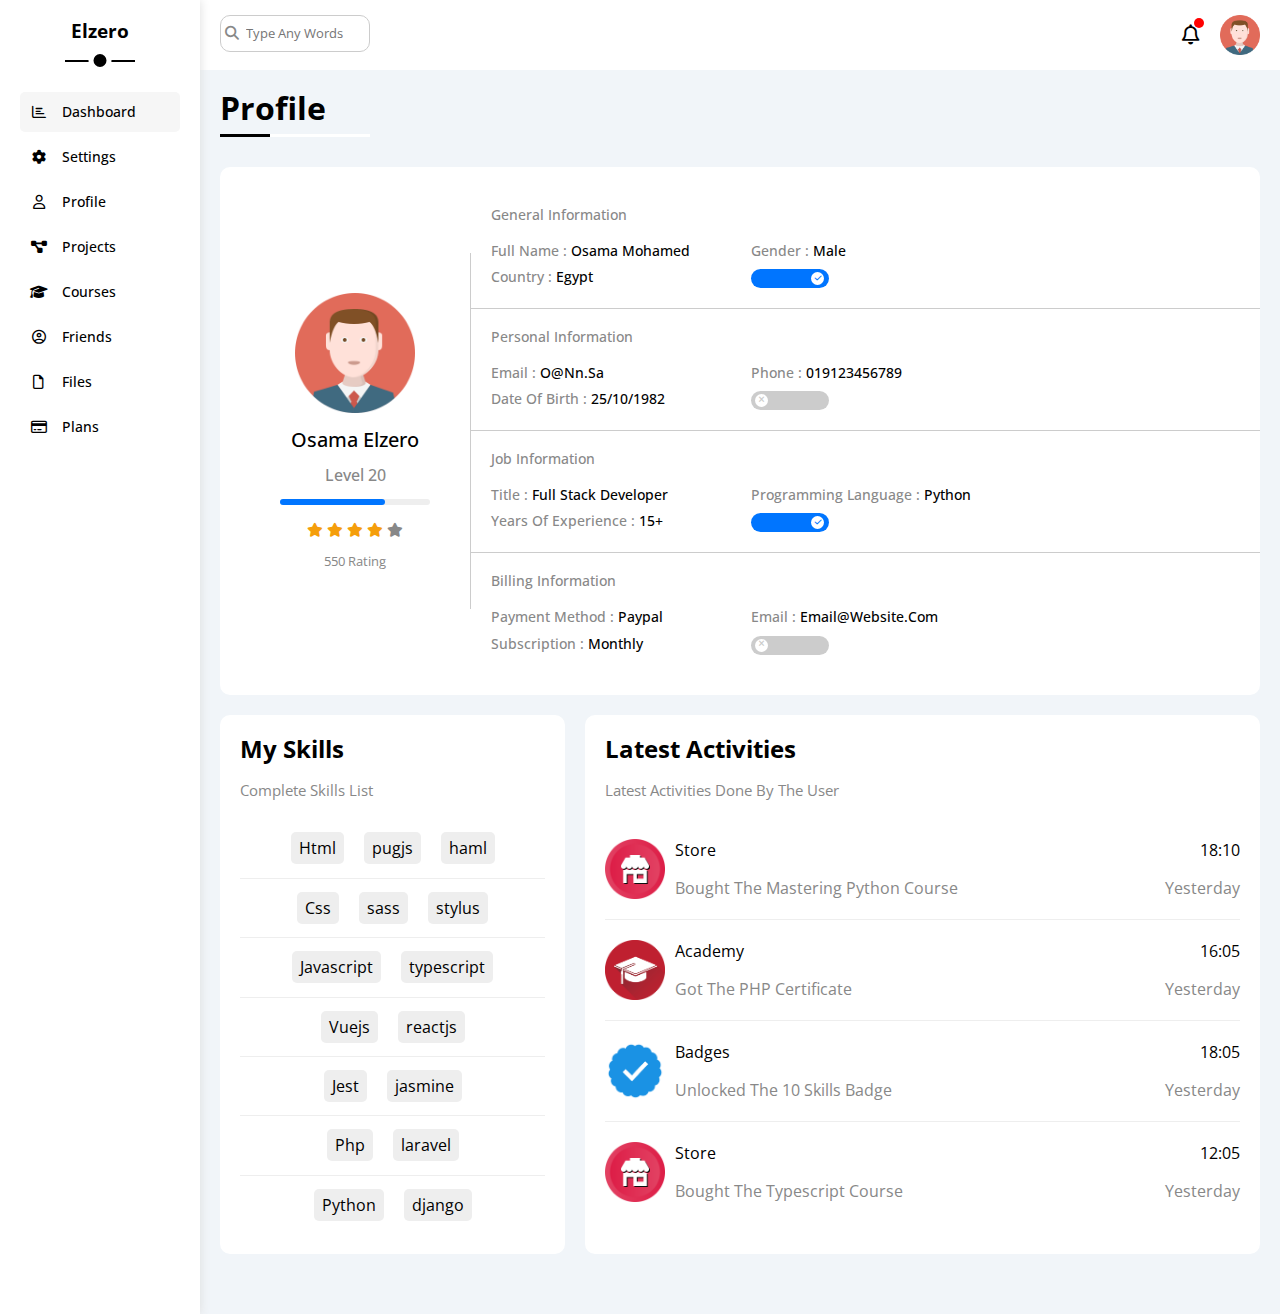
<file: profile.html>
<!DOCTYPE html>
<html lang="en">
  <head>
    <meta charset="UTF-8" />
    <meta http-equiv="X-UA-Compatible" content="IE=edge" />
    <meta name="viewport" content="width=device-width, initial-scale=1.0" />
    <title>Settings</title>
    <!--start file css  -->
    <link rel="stylesheet" href="./css/all.min.css" />
    <link rel="stylesheet" href="./css/normalize.css" />
    <link rel="stylesheet" href="./css/common.css" />
    <!-- <link rel="stylesheet" href="./css/main.css" /> -->
    <link rel="stylesheet" href="./css/profile.css" />
    <!--end file css  -->
    <!--start google font -->
    <link rel="preconnect" href="https://fonts.googleapis.com" />
    <link rel="preconnect" href="https://fonts.gstatic.com" crossorigin />
    <link
      href="https://fonts.googleapis.com/css2?family=Open+Sans:wght@300;400;500&display=swap"
      rel="stylesheet"
    />
    <!--end google font -->
  </head>
  <body>
    <div class="page">
      <div class="sidebar">
        <h3>Elzero</h3>
        <ul>
          <li>
            <a href="index.html" class="active"
              ><i class="fa-regular fa-chart-bar fa-fw"></i
              ><span> dashboard</span></a
            >
          </li>
          <li>
            <a href="settings.html"
              ><i class="fa-solid fa-gear fa-fw"></i><span> settings</span></a
            >
          </li>
          <li>
            <a href="profile.html"
              ><i class="fa-regular fa-user fa-fw"></i><span> profile</span></a
            >
          </li>
          <li>
            <a href="projects.html"
              ><i class="fa-solid fa-diagram-project fa-fw"></i
              ><span> projects</span></a
            >
          </li>
          <li>
            <a href="courses.html"
              ><i class="fa-solid fa-graduation-cap fa-fw"></i
              ><span> courses</span></a
            >
          </li>
          <li>
            <a href="friends.html"
              ><i class="fa-regular fa-circle-user fa-fw"></i
              ><span> friends</span></a
            >
          </li>
          <li>
            <a href="files.html"
              ><i class="fa-regular fa-file fa-fw"></i><span> files</span></a
            >
          </li>
          <li>
            <a href="plans.html"
              ><i class="fa-regular fa-credit-card fa-fw"></i
              ><span> plans</span></a
            >
          </li>
        </ul>
      </div>
      <div class="content">
        <div class="search-bar">
          <div class="search-field">
            <input type="search" placeholder="type any words" />
          </div>
          <div class="icons">
            <div class="notification">
              <i class="fa-regular fa-bell fa-lg"></i>
            </div>
            <img src="./imgs/avatar.png" />
          </div>
        </div>
        <div class="profile">
          <h1>profile</h1>
          <div class="boxes">
            <!-- start info -->
            <div class="box informations">
              <div class="logo">
                <img src="./imgs/avatar.png" />
                <span>osama elzero</span>
                <span>level 20</span>
                <span><span></span></span>
                <div>
                  <i class="fa-solid fa-star filled"></i>
                  <i class="fa-solid fa-star filled"></i>
                  <i class="fa-solid fa-star filled"></i>
                  <i class="fa-solid fa-star filled"></i>
                  <i class="fa-solid fa-star empty"></i>
                </div>
                <p>550 rating</p>
              </div>
              <div class=".infos">
                <div class="info">
                  <span>general information</span>
                  <div class="details">
                    <div class="detail">
                      <span>full name : </span>
                      <span>Osama Mohamed</span>
                    </div>
                    <div class="detail">
                      <span>Gender : </span>
                      <span>Male</span>
                    </div>
                    <div class="detail">
                      <span>Country : </span>
                      <span>Egypt</span>
                    </div>
                    <div class="detail">
                      <label>
                        <input
                          class="toggle-checkbox"
                          type="checkbox"
                          checked
                        />
                        <div class="toggle-switch"></div>
                      </label>
                    </div>
                  </div>
                </div>
                <div class="info">
                  <span>Personal information</span>
                  <div class="details">
                    <div class="detail">
                      <span>Email : </span>
                      <span>o@nn.sa</span>
                    </div>
                    <div class="detail">
                      <span>Phone : </span>
                      <span>019123456789</span>
                    </div>
                    <div class="detail">
                      <span>Date Of Birth : </span>
                      <span>25/10/1982</span>
                    </div>
                    <div class="detail">
                      <label>
                        <input class="toggle-checkbox" type="checkbox" />
                        <div class="toggle-switch"></div>
                      </label>
                    </div>
                  </div>
                </div>
                <div class="info">
                  <span>Job information</span>
                  <div class="details">
                    <div class="detail">
                      <span>Title : </span>
                      <span>Full Stack Developer</span>
                    </div>
                    <div class="detail">
                      <span>Programming Language : </span>
                      <span>Python</span>
                    </div>
                    <div class="detail">
                      <span>Years Of Experience : </span>
                      <span>15+ </span>
                    </div>
                    <div class="detail">
                      <label>
                        <input
                          class="toggle-checkbox"
                          type="checkbox"
                          checked
                        />
                        <div class="toggle-switch"></div>
                      </label>
                    </div>
                  </div>
                </div>
                <div class="info">
                  <span>Billing information</span>
                  <div class="details">
                    <div class="detail">
                      <span>Payment Method : </span>
                      <span>Paypal</span>
                    </div>
                    <div class="detail">
                      <span>Email : </span>
                      <span>email@website.com </span>
                    </div>
                    <div class="detail">
                      <span>Subscription : </span>
                      <span>Monthly</span>
                    </div>
                    <div class="detail">
                      <label>
                        <input class="toggle-checkbox" type="checkbox" />
                        <div class="toggle-switch"></div>
                      </label>
                    </div>
                  </div>
                </div>
              </div>
            </div>
            <!-- end info -->
            <!-- start skills -->
            <div class="box skills">
              <h2>my skills</h2>
              <p>Complete Skills List</p>
              <div>
                <div><span>html</span><span>pugjs</span><span>haml</span></div>
                <div><span>css</span><span>sass</span><span>stylus</span></div>
                <div><span>javascript</span><span>typescript</span></div>
                <div><span>vuejs</span><span>reactjs</span></div>
                <div><span>jest</span><span>jasmine</span></div>
                <div><span>php</span><span>laravel</span></div>
                <div><span>python</span><span>django</span></div>
              </div>
            </div>
            <!-- end skills -->
            <!-- start activities -->
            <div class="box activities">
              <h2>Latest Activities</h2>
              <p>Latest Activities Done By The User</p>
              <div>
                <div>
                  <img src="./imgs/activity-01.png" alt="" />
                  <div class="text">
                    <div>
                      <span>Store</span>
                      <span>18:10 </span>
                    </div>
                    <div>
                      <p>Bought The Mastering Python Course</p>
                      <p>Yesterday</p>
                    </div>
                  </div>
                </div>
                <div>
                  <img src="./imgs/activity-02.png" alt="" />
                  <div class="text">
                    <div>
                      <span>Academy</span>
                      <span>16:05 </span>
                    </div>
                    <div>
                      <p>Got The PHP Certificate</p>
                      <p>Yesterday</p>
                    </div>
                  </div>
                </div>
                <div>
                  <img src="./imgs/activity-03.png" alt="" />
                  <div class="text">
                    <div>
                      <span>Badges</span>
                      <span>18:05 </span>
                    </div>
                    <div>
                      <p>Unlocked The 10 Skills Badge</p>
                      <p>Yesterday</p>
                    </div>
                  </div>
                </div>
                <div>
                  <img src="./imgs/activity-01.png" alt="" />
                  <div class="text">
                    <div>
                      <span>Store</span>
                      <span>12:05 </span>
                    </div>
                    <div>
                      <p>Bought The Typescript Course</p>
                      <p>Yesterday</p>
                    </div>
                  </div>
                </div>
              </div>
            </div>
            <!-- end activities -->
          </div>
        </div>
      </div>
    </div>
  </body>
</html>
</file>
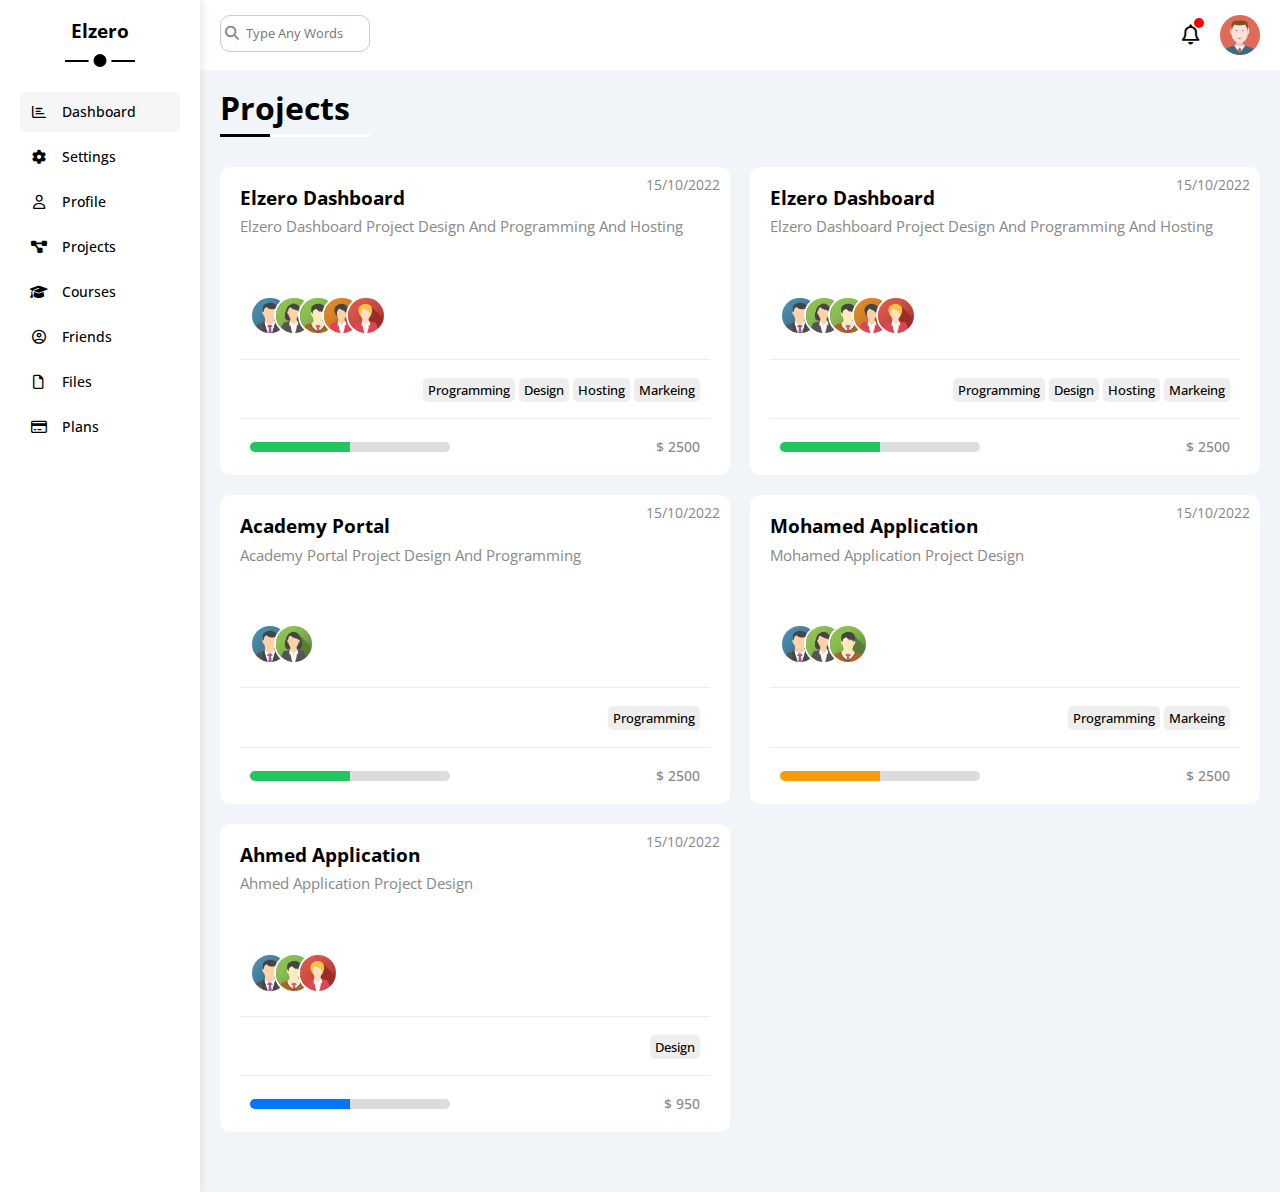
<file: projects.html>
<!DOCTYPE html>
<html lang="en">
  <head>
    <meta charset="UTF-8" />
    <meta http-equiv="X-UA-Compatible" content="IE=edge" />
    <meta name="viewport" content="width=device-width, initial-scale=1.0" />
    <title>projects</title>
    <!--start file css  -->
    <link rel="stylesheet" href="./css/all.min.css" />
    <link rel="stylesheet" href="./css/normalize.css" />
    <link rel="stylesheet" href="./css/common.css" />
    <!-- <link rel="stylesheet" href="./css/main.css" /> -->
    <link rel="stylesheet" href="./css/projects.css" />
    <!--end file css  -->
    <!--start google font -->
    <link rel="preconnect" href="https://fonts.googleapis.com" />
    <link rel="preconnect" href="https://fonts.gstatic.com" crossorigin />
    <link
      href="https://fonts.googleapis.com/css2?family=Open+Sans:wght@300;400;500&display=swap"
      rel="stylesheet"
    />
    <!--end google font -->
  </head>
  <body>
    <div class="page">
      <div class="sidebar">
        <h3>Elzero</h3>
        <ul>
          <li>
            <a href="index.html" class="active"
              ><i class="fa-regular fa-chart-bar fa-fw"></i
              ><span> dashboard</span></a
            >
          </li>
          <li>
            <a href="settings.html"
              ><i class="fa-solid fa-gear fa-fw"></i><span> settings</span></a
            >
          </li>
          <li>
            <a href="profile.html"
              ><i class="fa-regular fa-user fa-fw"></i><span> profile</span></a
            >
          </li>
          <li>
            <a href="projects.html"
              ><i class="fa-solid fa-diagram-project fa-fw"></i
              ><span> projects</span></a
            >
          </li>
          <li>
            <a href="courses.html"
              ><i class="fa-solid fa-graduation-cap fa-fw"></i
              ><span> courses</span></a
            >
          </li>
          <li>
            <a href="friends.html"
              ><i class="fa-regular fa-circle-user fa-fw"></i
              ><span> friends</span></a
            >
          </li>
          <li>
            <a href="files.html"
              ><i class="fa-regular fa-file fa-fw"></i><span> files</span></a
            >
          </li>
          <li>
            <a href="plans.html"
              ><i class="fa-regular fa-credit-card fa-fw"></i
              ><span> plans</span></a
            >
          </li>
        </ul>
      </div>
      <div class="content">
        <div class="search-bar">
          <div class="search-field">
            <input type="search" placeholder="type any words" />
          </div>
          <div class="icons">
            <div class="notification">
              <i class="fa-regular fa-bell fa-lg"></i>
            </div>
            <img src="./imgs/avatar.png" />
          </div>
        </div>
        <div class="projects">
          <h1>projects</h1>
          <div class="boxes">
            <div class="box">
              <span class="date">15/10/2022</span>
              <h3>Elzero Dashboard</h3>
              <p>Elzero Dashboard Project Design And Programming And Hosting</p>
              <div>
                <div>
                  <img src="./imgs/team-01.png" />
                  <img src="./imgs/team-02.png" />
                  <img src="./imgs/team-03.png" />
                  <img src="./imgs/team-04.png" />
                  <img src="./imgs/team-05.png" />
                </div>
                <div>
                  <span>Programming</span>
                  <span>design</span>
                  <span>hosting</span>
                  <span>markeing</span>
                </div>
                <div>
                  <span
                    ><span
                      style="width: 50%; background-color: var(--green)"
                    ></span
                  ></span>
                  <span>$ 2500</span>
                </div>
              </div>
            </div>
            <div class="box">
              <span class="date">15/10/2022</span>
              <h3>Elzero Dashboard</h3>
              <p>Elzero Dashboard Project Design And Programming And Hosting</p>
              <div>
                <div>
                  <img src="./imgs/team-01.png" />
                  <img src="./imgs/team-02.png" />
                  <img src="./imgs/team-03.png" />
                  <img src="./imgs/team-04.png" />
                  <img src="./imgs/team-05.png" />
                </div>
                <div>
                  <span>Programming</span>
                  <span>design</span>
                  <span>hosting</span>
                  <span>markeing</span>
                </div>
                <div>
                  <span
                    ><span
                      style="width: 50%; background-color: var(--green)"
                    ></span
                  ></span>
                  <span>$ 2500</span>
                </div>
              </div>
            </div>
            <div class="box">
              <span class="date">15/10/2022</span>
              <h3>Academy Portal</h3>
              <p>Academy Portal Project Design And Programming</p>
              <div>
                <div>
                  <img src="./imgs/team-01.png" />
                  <img src="./imgs/team-02.png" />
                </div>
                <div>
                  <span>Programming</span>
                </div>
                <div>
                  <span
                    ><span
                      style="width: 50%; background-color: var(--green)"
                    ></span
                  ></span>
                  <span>$ 2500</span>
                </div>
              </div>
            </div>
            <div class="box">
              <span class="date">15/10/2022</span>
              <h3>Mohamed Application</h3>
              <p>Mohamed Application Project Design</p>
              <div>
                <div>
                  <img src="./imgs/team-01.png" />
                  <img src="./imgs/team-02.png" />
                  <img src="./imgs/team-03.png" />
                </div>
                <div>
                  <span>Programming</span>
                  <span>markeing</span>
                </div>
                <div>
                  <span
                    ><span
                      style="width: 50%; background-color: var(--orange)"
                    ></span
                  ></span>
                  <span>$ 2500</span>
                </div>
              </div>
            </div>
            <div class="box">
              <span class="date">15/10/2022</span>
              <h3>Ahmed Application</h3>
              <p>Ahmed Application Project Design</p>
              <div>
                <div>
                  <img src="./imgs/team-01.png" />
                  <img src="./imgs/team-03.png" />
                  <img src="./imgs/team-05.png" />
                </div>
                <div>
                  <span>design</span>
                </div>
                <div>
                  <span
                    ><span
                      style="width: 50%; background-color: var(--blue-alt)"
                    ></span
                  ></span>
                  <span>$ 950</span>
                </div>
              </div>
            </div>
          </div>
        </div>
      </div>
    </div>
  </body>
</html>
</file>
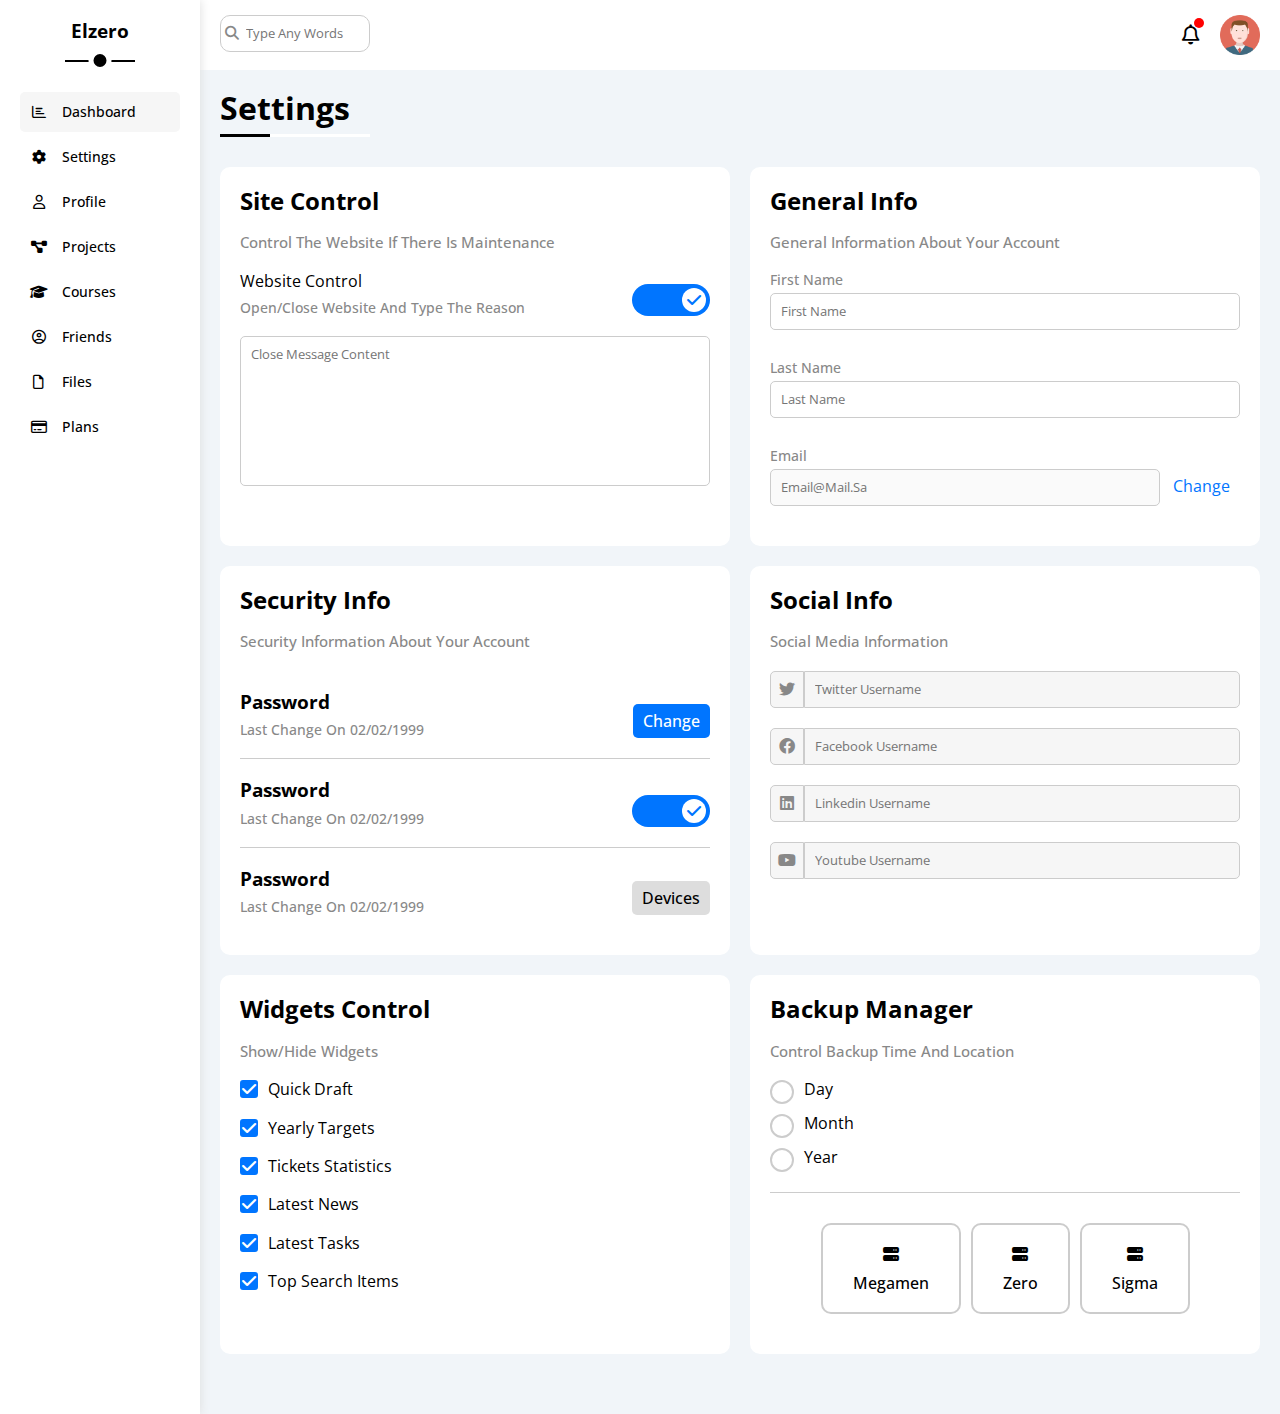
<file: settings.html>
<!DOCTYPE html>
<html lang="en">
  <head>
    <meta charset="UTF-8" />
    <meta http-equiv="X-UA-Compatible" content="IE=edge" />
    <meta name="viewport" content="width=device-width, initial-scale=1.0" />
    <title>Settings</title>
    <!--start file css  -->
    <link rel="stylesheet" href="./css/all.min.css" />
    <link rel="stylesheet" href="./css/normalize.css" />
    <link rel="stylesheet" href="./css/common.css" />
    <!-- <link rel="stylesheet" href="./css/main.css" /> -->
    <link rel="stylesheet" href="./css/settings.css" />
    <!--end file css  -->
    <!--start google font -->
    <link rel="preconnect" href="https://fonts.googleapis.com" />
    <link rel="preconnect" href="https://fonts.gstatic.com" crossorigin />
    <link
      href="https://fonts.googleapis.com/css2?family=Open+Sans:wght@300;400;500&display=swap"
      rel="stylesheet"
    />
    <!--end google font -->
  </head>
  <body>
    <div class="page">
      <div class="sidebar">
        <h3>Elzero</h3>
        <ul>
          <li>
            <a href="index.html" class="active"
              ><i class="fa-regular fa-chart-bar fa-fw"></i
              ><span> dashboard</span></a
            >
          </li>
          <li>
            <a href="settings.html"
              ><i class="fa-solid fa-gear fa-fw"></i><span> settings</span></a
            >
          </li>
          <li>
            <a href="profile.html"
              ><i class="fa-regular fa-user fa-fw"></i><span> profile</span></a
            >
          </li>
          <li>
            <a href="projects.html"
              ><i class="fa-solid fa-diagram-project fa-fw"></i
              ><span> projects</span></a
            >
          </li>
          <li>
            <a href="courses.html"
              ><i class="fa-solid fa-graduation-cap fa-fw"></i
              ><span> courses</span></a
            >
          </li>
          <li>
            <a href="friends.html"
              ><i class="fa-regular fa-circle-user fa-fw"></i
              ><span> friends</span></a
            >
          </li>
          <li>
            <a href="files.html"
              ><i class="fa-regular fa-file fa-fw"></i><span> files</span></a
            >
          </li>
          <li>
            <a href="plans.html"
              ><i class="fa-regular fa-credit-card fa-fw"></i
              ><span> plans</span></a
            >
          </li>
        </ul>
      </div>
      <div class="content">
        <div class="search-bar">
          <div class="search-field">
            <input type="search" placeholder="type any words" />
          </div>
          <div class="icons">
            <div class="notification">
              <i class="fa-regular fa-bell fa-lg"></i>
            </div>
            <img src="./imgs/avatar.png" />
          </div>
        </div>
        <div class="settings">
          <h1>settings</h1>
          <div class="boxes">
            <!-- start  Site Control -->
            <div class="box control">
              <h2>site control</h2>
              <p>Control The Website If There Is Maintenance</p>
              <div>
                <div>
                  <span>Website Control </span>
                  <p>Open/Close Website And Type The Reason</p>
                </div>
                <label>
                  <input class="toggle-checkbox" type="checkbox" checked />
                  <div class="toggle-switch"></div>
                </label>
              </div>
              <textarea placeholder="close message content"></textarea>
            </div>
            <!-- end  Site Control -->
            <!-- start  General Info-->
            <div class="box general">
              <h2>general info</h2>
              <p>General Information About Your Account</p>
              <form>
                <label>first name</label>
                <input type="text" placeholder="first name" />
                <label>last name</label>
                <input type="text" placeholder="last name" />
                <label>email</label>
                <input type="email" placeholder="email@mail.sa" disabled />
                <a href="#">change</a>
              </form>
            </div>
            <!-- end  General Info-->
            <!-- start  security Info-->
            <div class="box security">
              <h2>security info</h2>
              <p>Security Information About Your Account</p>
              <div>
                <div class="text">
                  <h3>password</h3>
                  <p>last change on 02/02/1999</p>
                </div>
                <a href="#">change</a>
              </div>
              <div>
                <div class="text">
                  <h3>password</h3>
                  <p>last change on 02/02/1999</p>
                </div>
                <label>
                  <input class="toggle-checkbox" type="checkbox" checked />
                  <div class="toggle-switch"></div>
                </label>
              </div>
              <div>
                <div class="text">
                  <h3>password</h3>
                  <p>last change on 02/02/1999</p>
                </div>
                <a href="#">devices</a>
              </div>
            </div>
            <!-- end  security Info-->
            <!-- start social Info-->
            <div class="box social">
              <h2>social info</h2>
              <p>Social Media Information</p>
              <form action="">
                <div>
                  <input type="text" placeholder="Twitter Username" />
                  <i class="fa-brands fa-twitter"></i>
                </div>
                <div>
                  <input type="text" placeholder="facebook Username" />
                  <i class="fa-brands fa-facebook"></i>
                </div>
                <div>
                  <input type="text" placeholder="linkedin Username" />
                  <i class="fa-brands fa-linkedin"></i>
                </div>
                <div>
                  <input type="text" placeholder="youtube Username" />
                  <i class="fa-brands fa-youtube"></i>
                </div>
              </form>
            </div>
            <!-- end social Info -->
            <!-- start widgets -->
            <div class="box widgets">
              <h2>widgets control</h2>
              <p>Show/Hide Widgets</p>
              <div>
                <label>
                  <input type="checkbox" checked />
                  <div class="toggle-check"></div>
                  quick draft
                </label>
                <label>
                  <input type="checkbox" checked />
                  <div class="toggle-check"></div>
                  Yearly Targets
                </label>
                <label>
                  <input type="checkbox" checked />
                  <div class="toggle-check"></div>
                  Tickets Statistics
                </label>
                <label>
                  <input type="checkbox" checked />
                  <div class="toggle-check"></div>
                  Latest News
                </label>
                <label>
                  <input type="checkbox" checked />
                  <div class="toggle-check"></div>
                  Latest Tasks
                </label>
                <label>
                  <input type="checkbox" checked />
                  <div class="toggle-check"></div>
                  Top Search Items
                </label>
              </div>
            </div>
            <!-- end widgets -->
            <!-- start backup -->
            <div class="box backup">
              <h2>backup manager</h2>
              <p>Control Backup Time And Location</p>
              <label>
                <input type="radio" name="time" />
                <div class="toggle-radio"></div>
                day
              </label>
              <label>
                <input type="radio" name="time" />
                <div class="toggle-radio"></div>
                month
              </label>
              <label>
                <input type="radio" name="time" />
                <div class="toggle-radio"></div>
                year
              </label>
              <div class="choises">
                <input type="radio" name="choice" id="one" />
                <label for="one">
                  <i class="fa-solid fa-server"></i>
                  <span>megamen</span>
                </label>
                <input type="radio" name="choice" id="two" />
                <label for="two">
                  <i class="fa-solid fa-server"></i>
                  <span>zero</span>
                </label>
                <input type="radio" name="choice" id="three" />
                <label for="three">
                  <i class="fa-solid fa-server"></i>
                  <span>sigma</span>
                </label>
              </div>
            </div>
            <!-- end backup -->
          </div>
        </div>
      </div>
    </div>
  </body>
</html>
</file>
<file: css/common.css>
/* start global rules  */
* {
  -webkit-box-sizing: border-box;
  -moz-box-sizing: border-box;
  box-sizing: border-box;
  padding: 0;
  margin: 0;
  text-transform: capitalize;
}
:root {
  --main-transition: 0.3s;
  --clr-6e: #eeeeee;
  --clr-6f: #ffffff;
  --blue-alt: #0075ff;
  --blue-alt-darker: #0d69d5;
  --orange: #f59e0b;
  --green: #22c55e;
  --red: #f44336;
  --twt: #1da1f2;
  --twt-alt: #d2ecfc;
  --fb: #1877f2;
  --fb-alt: #d1e4fc;
  --yt: #ff0000;
  --yt-alt: #ffcccc;
  --li: #0077b5;
  --li-alt: #cce4f0;
  --grey-color: #888;
  --grey-border: #ccc;
  --font-awesome-family: "Font Awesome 6 Free";
}
html {
  scroll-behavior: smooth;
}
body {
  font-family: "Open Sans", sans-serif;
  margin: 0;
  background-color: #f1f5f9;
}
a {
  text-decoration: none;
  color: black;
}
ul {
  list-style: none;
  margin: 50px 0 0;
  padding: 0;
}
input,
textarea {
  outline: none;
  border: none;
}
/*start toggle*/
.toggle-checkbox {
  /* -webkit-appearance: none; */
  /* appearance: none; */
  display: none;
}
.toggle-switch {
  width: 78px;
  height: 32px;
  background-color: #ccc;
  border-radius: 20px;
  position: relative;
  transition: var(--main-transition);
  cursor: pointer;
}
.toggle-checkbox:checked + .toggle-switch {
  background-color: var(--blue-alt);
}
.toggle-switch::before {
  transition: var(--main-transition);
  position: absolute;
  content: "\f00d";
  font-family: var(--font-awesome-family);
  font-weight: 900;
  width: 24px;
  aspect-ratio: 1/1;
  background-color: white;
  color: #ccc;
  border-radius: 50%;
  left: 4px;
  top: 4px;
  display: flex;
  justify-content: center;
  align-items: center;
}
.toggle-checkbox:checked + .toggle-switch:before {
  content: "\f00c";
  left: 50px;
  color: var(--blue-alt);
}
/*end toggle*/
/* end global rules  */
/*start main*/
.page {
  display: flex;
}
/*end main*/
/*start sidebar*/
.sidebar {
  padding: 20px;
  width: 200px;
  background-color: white;
  box-shadow: 0 0 10px #ddd;
  z-index: 1; /*or position relative*/
}
.sidebar > h3 {
  text-align: center;
  position: relative;
}
.sidebar > h3::after,
.sidebar > h3::before {
  position: absolute;
  content: "";
  transform: translateX(-50%);
  background-color: black;
  left: 50%;
}
.sidebar > h3::before {
  height: 2px;
  width: 70px;
  bottom: -20px;
}
.sidebar > h3::after {
  height: 13px;
  width: 13px;
  border-radius: 50%;
  bottom: -30px;
  border: 5px solid white;
}
.sidebar > ul > li > a {
  display: block;
  margin-top: 5px;
  font-size: 14px;
  font-weight: 500;
  border-radius: 5px;
  padding: 12px 10px;
  transition: background-color var(--main-transition);
}
.sidebar > ul > li > a > i {
  margin-right: 10px;
}
.sidebar > ul a.active,
.sidebar > ul a:hover {
  background-color: #f6f6f6;
}
@media (max-width: 768px) {
  .sidebar {
    width: 60px;
    padding: 10px 5px;
  }
  .sidebar ul {
    margin-top: 20px;
  }
  .sidebar h3 {
    font-size: 14px;
  }
  .sidebar h3::after,
  .sidebar h3::before,
  .sidebar > ul span {
    display: none;
  }
  .sidebar > ul > li > a {
    display: flex;
    justify-content: center;
  }
  .sidebar > ul > li > a > i {
    margin: 0;
  }
}
/*end sidebar*/
/*start content*/
.page .content {
  flex: 1;
}
/*start search bar*/
.page .search-bar {
  display: flex;
  justify-content: space-between;
  padding: 15px 20px;
  background-color: white;
}
.page .search-bar input[type="search"] {
  border: 1px solid #cccccc;
  border-radius: 10px;
  padding: 10px 10px 10px 25px;
  font-size: 13px;
  width: 150px;
}
.page .search-bar .search-field {
  height: fit-content;
  position: relative;
}
.page .search-bar .search-field::before {
  position: absolute;
  content: "\f002";
  font-weight: 900;
  font-family: var(--font-awesome-family);
  left: 5px;
  top: 50%;
  transform: translateY(-50%);
  font-size: 14px;
  color: #888888;
}
.page .search-bar .icons {
  display: flex;
  align-items: center;
  gap: 20px;
}
.page .search-bar .icons .notification {
  position: relative;
}
.page .search-bar .icons .notification::before {
  position: absolute;
  content: "";
  right: -4px;
  top: -8px;
  width: 10px;
  height: 10px;
  border-radius: 50%;
  background-color: red;
}
.page .search-bar .icons img {
  width: 40px;
}
@media (max-width: 768px) {
  .page .search-bar .icons {
    gap: 10px;
  }
}
/*end search bar*/
/*start dashboard*/
.search-bar + div {
  padding: 20px;
}
.search-bar + div > h1 {
  margin: 0;
  position: relative;
  width: fit-content;
}
.search-bar + div > h1::before,
.search-bar + div > h1::after {
  position: absolute;
  content: "";
  bottom: -10px;
  height: 3px;
}
.search-bar + div > h1::before {
  left: 0;
  background-color: black;
  width: 50px;
}
.search-bar + div > h1::after {
  left: 50px;
  background-color: white;
  width: 100px;
}
.search-bar + div .boxes {
  margin: 40px auto;
  display: grid;
  grid-template-columns: repeat(auto-fill, minmax(500px, 1fr));
  gap: 20px;
}
/*start common things between boxes*/
.box h2 + p {
  font-size: 15px;
}
.search-bar + div .box {
  background-color: white;
  border-radius: 10px;
  padding: 20px;
}
.search-bar + div .box h2,
.search-bar + div .box h2 + p {
  margin-bottom: 20px;
}
.dashboard .welcome .bottom span + p,
.search-bar + div .box h2 + p {
  margin-top: 10px;
  color: #888;
}
.link-button {
  display: block;
  width: fit-content;
  color: white;
  font-size: 14px;
  padding: 5px 10px;
  border-radius: 5px;
  background-color: var(--blue-alt);
}
@media (max-width: 768px) {
  .search-bar + div .boxes {
    grid-template-columns: repeat(1, minmax(200px, 1fr));
  }
}
/*end common things between boxes*/
</file>
<file: css/main.css>
/*start welcome*/
.dashboard .welcome {
  background: linear-gradient(to bottom, var(--clr-6e) 140px, white 140px);
  position: relative;
}
.dashboard .welcome::after {
  position: absolute;
  content: "";
  left: 50px;
  top: 140px;
  width: 60px;
  height: 60px;
  border-radius: 50%;
  transform: translate(-50%, -50%);
  background-image: url(../imgs/avatar.png);
  background-size: 60px 60px;
  border: 5px solid white;
}
.dashboard .welcome .top {
  display: flex;
  justify-content: space-between;
}
.dashboard .welcome .top img {
  width: 200px;
}
.dashboard .welcome .bottom {
  margin-top: 80px;
  display: flex;
  text-align: center;
  align-items: center;
  justify-content: space-around;
  position: relative;
}
.dashboard .welcome :is(.bottom::before, .bottom::after) {
  position: absolute;
  content: "";
  height: 1px;
  width: calc(100% + 40px);
  background-color: #eeeeee;
  left: -20px;
}
.dashboard .welcome .bottom::before {
  top: -20px;
}
.dashboard .welcome .bottom::after {
  bottom: -20px;
}
.dashboard .welcome a {
  margin: 50px 0 0 auto;
}
.dashboard .welcome a:hover {
  background-color: var(--blue-alt-darker);
}
@media (max-width: 768px) {
  .dashboard .welcome .top img {
    display: none;
  }
  .dashboard .welcome::after {
    left: 50%;
  }
  .dashboard .welcome .bottom {
    margin-top: 120px;
    flex-direction: column;
    gap: 20px;
  }
}
/*end welcome*/
/*start draft*/
.dashboard .draft input[type="text"],
.dashboard .draft textarea {
  background-color: #eeeeee;
  display: block;
  width: 100%;
  border-radius: 10px;
  font-size: 13px;
  padding: 10px;
}
.dashboard .draft textarea {
  resize: none;
  height: 200px;
  margin-top: 20px;
}
.dashboard .draft a {
  margin: 20px 0 0 auto;
}
/*end draft*/
/*yearly targets*/
/* .ytargets {} */
.ytargets .target {
  display: flex;
  margin-bottom: 20px;
}
.ytargets .target .icon {
  width: 90px;
  height: 80px;
  display: flex;
  align-items: center;
  justify-content: center;
}
.ytargets .money :is(.icon, .status-bar) {
  background-color: rgb(0 117 255 / 20%);
}
.ytargets .projects :is(.icon, .status-bar) {
  background-color: rgb(245 158 11 / 20%);
}
.ytargets .team :is(.icon, .status-bar) {
  background-color: rgb(34 197 94 / 20%);
}
.ytargets .icon i {
  font-size: 19px;
}
.ytargets .target.money i {
  color: var(--blue-alt);
}
.ytargets .target.projects i {
  color: var(--orange);
}
.ytargets .target.team i {
  color: var(--green);
}
.ytargets .details {
  width: 100%;
  padding-left: 20px;
  display: flex;
  flex-direction: column;
  justify-content: center;
  gap: 10px;
}
.ytargets .details > span:first-child {
  font-size: 14px;
  font-weight: 400;
  color: #888;
}
.ytargets .details > span:first-child + span {
  font-weight: 600;
}
.ytargets .status-bar,
.ytargets .status-bar span {
  height: 4px;
}
.ytargets .status-bar span {
  display: block;
  position: relative;
}
.ytargets .status-bar span::before,
.ytargets .status-bar span::after {
  position: absolute;
  right: 0;
  transform: translateX(50%);
}
.ytargets .status-bar span::before {
  content: attr(data-width);
  padding: 3px;
  border-radius: 6px;
  top: -30px;
  font-size: 12px;
  font-weight: 500;
  color: white;
}
.ytargets .status-bar span::after {
  content: "";
  top: -15px;
  border-width: 10px;
  border-style: solid;
}
.ytargets .money .status-bar span,
.ytargets .money .status-bar span::before {
  background-color: var(--blue-alt);
}
.ytargets .projects .status-bar span,
.ytargets .projects .status-bar span::before {
  background-color: var(--orange);
}
.ytargets .team .status-bar span,
.ytargets .team .status-bar span::before {
  background-color: var(--green);
}
.ytargets .money .status-bar span::after {
  border-color: var(--blue-alt) transparent transparent transparent;
}
.ytargets .projects .status-bar span::after {
  border-color: var(--orange) transparent transparent transparent;
}
.ytargets .team .status-bar span::after {
  border-color: var(--green) transparent transparent transparent;
}
@media (max-width: 576px) {
  .ytargets .target .icon {
    width: 50px;
    height: 50px;
  }
  .ytargets .details > span:first-child + span,
  .ytargets .details > span:first-child {
    font-size: 11px;
  }
}
/*end targets*/
/*start statistics*/
.statistics .cards {
  display: grid;
  grid-template-columns: repeat(auto-fill, minmax(200px, 1fr));
  gap: 20px;
}
.statistics .cards > div {
  border: 1px solid #ccc;
  border-radius: 10px;
  padding: 20px;
  display: flex;
  flex-direction: column;
  justify-content: center;
  align-items: center;
  gap: 10px;
}
.statistics .cards > div > span {
  font-size: 25px;
  font-weight: 600;
}
.statistics .cards > div > p {
  color: #888;
  font-size: 13px;
}
.statistics .cards .total i {
  color: var(--orange);
}
.statistics .cards .pending i {
  color: var(--blue-alt);
}
.statistics .cards .closed i {
  color: var(--green);
}
.statistics .cards .deleted i {
  color: var(--red);
}
@media (max-width: 768px) {
  .statistics .cards {
    grid-template-columns: repeat(1, minmax(150px, 1fr));
  }
}
/*end statistics*/
/*start news & Tasks*/
.news > div,
.tasks > div {
  display: flex;
  align-items: center;
  justify-content: space-between;
  padding-top: 20px;
  margin-bottom: 20px;
}
.news > div:not(:first-child),
.tasks > div:not(:first-child) {
  border-top: 1px solid #eee;
}
.news > div img {
  width: 100px;
  border-radius: 10px;
  margin-right: 20px;
}
.news > div .text,
.tasks > div .text {
  margin-right: 10px;
}

.news > div .text {
  flex: 1;
}
.news > div .text h4,
.tasks > div .text h4 {
  line-height: 1.7;
}
.news > div .text p {
  color: #888;
  font-size: 14px;
}
.news > div > p {
  font-size: 12px;
  background-color: #eee;
  padding: 5px 8px;
  border-radius: 5px;
}
/*start-only tasks*/
.tasks > div .text p {
  color: #888;
}
.archived > :is(.text h4, .text p, a) {
  opacity: 0.4;
  text-decoration: line-through;
}
/*end-only tasks */
@media (max-width: 578px) {
  .news > div img {
    margin: 0px;
  }
  .news > div .text {
    margin-top: 10px;
    margin-bottom: 10px;
    text-align: center;
  }
  .news > div {
    flex-direction: column;
  }
  .tasks .text h4 {
    font-size: 14px;
  }
  .tasks > div .text p {
    font-size: 12px;
  }
}
/*end news & tasks*/
/*start top search item */
.search-items > .seached-keywords {
  display: flex;
  flex-direction: column;
  gap: 10px;
}
.search-items > .seached-keywords > div:first-child {
  color: white;
  padding: 10px;
  font-weight: 500;
  background-color: #777;
}
.search-items > .seached-keywords > div {
  display: flex;
  justify-content: space-between;
  border: 1px solid #ccc;
  border-radius: 6px;
  padding: 10px 5px;
}
.search-items > .seached-keywords > div:not(:first-child) > span:first-child {
  font-weight: 500;
}
.search-items > .seached-keywords > div:not(:first-child) > span:last-child {
  background-color: var(--clr-6e);
  padding: 5px 10px;
  border-radius: 5px;
  font-size: 13px;
}
/*end top search item */
/*start files uploads*/
.uploads .files {
  display: flex;
  flex-direction: column;
  gap: 30px;
}
.uploads .files .file {
  display: flex;
  justify-content: space-between;
  align-items: center;
  position: relative;
}
.uploads .files .file:not(:first-child):before {
  position: absolute;
  content: "";
  top: -15px;
  left: 0;
  width: 100%;
  height: 1px;
  background-color: #eee;
}
.uploads .files .file > div {
  display: flex;
  gap: 10px;
}
.uploads .files .file > div img {
  width: 40px;
}
.uploads .files .file > div .text span {
  font-weight: 500;
}
.uploads .files .file > div .text span:last-child {
  display: block;
  margin-top: 5px;
  color: #888;
  font-size: 14px;
}
.uploads .files .file > span {
  font-size: 13px;
  font-weight: 500;
  background-color: #eee;
  padding: 5px 10px;
  border-radius: 5px;
}
/*end files uploads*/
/*start project progress*/
.last-project-progress > .steps {
  display: flex;
  flex-direction: column;
  gap: 20px;
}
.last-project-progress .steps > div {
  position: relative;
  display: flex;
  align-items: center;
  gap: 10px;
}
.last-project-progress .inside-circle {
  width: 25px;
  height: 25px;
  border-radius: 50%;
  border: 2px solid white;
}
.last-project-progress .done .inside-circle {
  background-color: var(--blue-alt);
}
.last-project-progress .in-progress .inside-circle {
  background-color: var(--blue-alt);
  animation: transparent 1s linear 0s infinite alternate-reverse forwards;
}
.last-project-progress .not-yet .inside-circle {
  background-color: white;
}
.last-project-progress .outisde-circle {
  display: flex;
  justify-content: center;
  align-items: center;
  border-radius: 50%;
  border: 2px solid var(--blue-alt);
  position: relative;
}
.last-project-progress .steps > div:not(:last-child) .outisde-circle::before {
  position: absolute;
  content: "";
  width: 2px;
  height: 20px;
  bottom: -22px;
  left: 50%;
  transform: translateX(-50%);
  background-color: var(--blue-alt);
}
@keyframes transparent {
  100% {
    background-color: white;
  }
}
/*end project progress*/
/*start reminders*/
.reminders .todo {
  display: flex;
  flex-direction: column;
  gap: 20px;
  padding: 10px 40px;
}
.reminders .todo > .reminder {
  position: relative;
}
.reminders .todo .title {
  font-size: 14px;
  font-weight: 600;
}
.reminders .todo > div .date {
  margin-top: 10px;
  font-size: 13px;
  color: #888;
}
.reminders .todo > .reminder::before,
.reminders .todo > .reminder::after {
  position: absolute;
  content: "";
}
.reminders .todo > .reminder::before {
  left: -15px;
  top: 0;
  width: 2px;
  height: 100%;
}
.reminders .todo > .reminder::after {
  left: -40px;
  top: 50%;
  transform: translateY(-50%);
  width: 15px;
  height: 15px;
  border-radius: 50%;
}
.reminders .todo > .reminder.low:first-child:before,
.reminders .todo > .reminder.low::after {
  background-color: var(--blue-alt);
}
.reminders .todo > .reminder.normal::before,
.reminders .todo > .reminder.normal::after {
  background-color: var(--orange);
}
.reminders .todo > .reminder.medium::before,
.reminders .todo > .reminder.medium::after {
  background-color: var(--green);
}
.reminders .todo > .reminder.high::before,
.reminders .todo > .reminder.high::after {
  background-color: var(--red);
}
/*end reminders*/
/* start latest-post */
.latest-post > .profile {
  display: flex;
  align-items: center;
  gap: 20px;
}
.latest-post > .profile img {
  width: 50px;
}
.latest-post .profile span {
  font-weight: 500;
  display: block;
}
.latest-post > .profile span:last-child {
  color: #777;
  margin-top: 10px;
}
.latest-post > p {
  line-height: 1.7;
  font-weight: 500;
  margin-top: 20px;
  margin-bottom: 20px;
  padding-top: 20px;
  padding-bottom: 20px;
  border-top: 1px solid #eee;
  border-bottom: 1px solid #eee;
}
.latest-post > .interaction {
  display: flex;
  justify-content: space-between;
}
.latest-post > .interaction > div * {
  color: #777;
  font-weight: 500;
}
.latest-post > .interaction i {
  margin-right: 2px;
}
/* end latest-post */
/*start social media stats */
.media-stats .social-media {
  display: flex;
  flex-direction: column;
  gap: 10px;
}
.media-stats .social-media > div {
  display: flex;
}
.media-stats .social-media > div i {
  font-size: 40px;
  width: 60px;
  aspect-ratio: 1/1;
  color: white;
  display: flex;
  justify-content: center;
  align-items: center;
  transition: var(--main-transition);
}
@media (max-width: 568px) {
  .media-stats .social-media > div i {
    font-size: 20px;
    width: 30px;
    padding: 10px;
  }
}
.media-stats .social-media > div i:hover {
  transform: rotate(10deg);
}
.media-stats .social-media > div .info {
  flex: 1;
  padding: 0px 20px;
  display: flex;
  justify-content: space-between;
  align-items: center;
}
.media-stats .social-media > .twitter {
  background-color: var(--twt-alt);
}
.media-stats .social-media > .facebook {
  background-color: var(--fb-alt);
}
.media-stats .social-media > .youtube {
  background-color: var(--yt-alt);
}
.media-stats .social-media > .linked-in {
  background-color: var(--li-alt);
}
.media-stats .social-media > .twitter i,
.media-stats .social-media > .twitter a {
  background-color: var(--twt);
}
.media-stats .social-media > .facebook i,
.media-stats .social-media > .facebook a {
  background-color: var(--fb);
}
.media-stats .social-media > .youtube i,
.media-stats .social-media > .youtube a {
  background-color: var(--yt);
}
.media-stats .social-media > .linked-in i,
.media-stats .social-media > .linked-in a {
  background-color: var(--li);
}
.media-stats .social-media > .twitter span {
  color: var(--twt);
}
.media-stats .social-media > .facebook span {
  color: var(--fb);
}
.media-stats .social-media > .youtube span {
  color: var(--yt);
}
.media-stats .social-media > .linked-in span {
  color: var(--li);
}

.media-stats .social-media > div .info a {
  color: white;
  font-size: 13px;
  padding: 5px 10px;
  border-radius: 5px;
}
.media-stats .social-media > div span,
.media-stats .social-media > div .info a {
  font-weight: 500;
}
@media (max-width: 568px) {
  .media-stats .social-media > div .info {
    padding: 5px;
  }
  .media-stats .social-media > div span,
  .media-stats .social-media > div .info a {
    font-size: 12px;
  }
  .media-stats .social-media > div .info a {
    padding: 5px;
  }
}
/*end social media stats */
/*start projects*/
.dashboard .projects {
  grid-column: 1 / 2 span;
}
@media (max-width: 1200px) {
  .dashboard .projects {
    grid-column: 1;
  }
}
.dashboard .projects .resoponsive-table {
  overflow-x: auto;
}
.dashboard .projects .resoponsive-table table {
  min-width: 1000px;
  width: 100%;
  border-spacing: 0;
  border-collapse: collapse;
}
.dashboard .projects thead td {
  padding: 15px;
  background-color: #eee;
  font-weight: 600;
}
.dashboard .projects tbody td {
  padding: 10px;
  border: 1px solid #eee;
  font-weight: 500;
  font-size: 15px;
  line-height: 1.7;
}
.dashboard .projects td img {
  width: 35px;
  border: 2px solid white;
  border-radius: 50%;
}
.dashboard .projects td img:not(:first-child) {
  margin-left: -20px;
}
.dashboard .projects td a {
  color: white;
  border-radius: 5px;
  padding: 5px 10px;
  font-size: 13px;
}
.dashboard .projects td a.pending {
  background-color: var(--orange);
}
.dashboard .projects td a.in-progress {
  background-color: var(--blue-alt);
}
.dashboard .projects td a.completed {
  background-color: var(--green);
}
.dashboard .projects td a.rejected {
  background-color: var(--red);
}
::-webkit-scrollbar-thumb {
  background: red;
  border-radius: 10px;
}
/*end projects*/
/*end dashboard*/
/*end content*/
/* scrool bar*/
::-webkit-scrollbar {
  width: 15px;
}
/* Handle */
::-webkit-scrollbar-thumb {
  background: var(--blue-alt);
  border-radius: 0;
}
/* Handle on hover */
::-webkit-scrollbar-thumb:hover {
  background: var(--blue-alt-darker);
}
</file>
<file: css/courses.css>
.search-bar + div .boxes {
  grid-template-columns: repeat(auto-fill, minmax(300px, 1fr));
}
.search-bar + div .box {
  padding: 0;
  overflow: hidden;
  position: relative;
}
/**/
.courses .box .icon {
  overflow: hidden;
  position: absolute;
  content: "";
  top: 20px;
  left: 20px;
  width: 60px;
  height: 60px;
  border-radius: 50%;
  border: 3px solid white;
}
.courses .box img {
  max-width: 100%;
  width: 100%;
}
.courses .box .text {
  padding: 20px;
}
.courses .box .text > p {
  margin-top: 20px;
  color: #777;
  font-size: 14px;
  line-height: 1.5;
}
.courses .box .text > .link {
  text-align: center;
  margin-top: 30px;
  position: relative;
  z-index: 1;
}
.courses .box .text > .link::before {
  position: absolute;
  content: "";
  width: calc(100% + 40px);
  height: 1px;
  top: 50%;
  left: -20px;
  background-color: #eee;
  z-index: -1;
}
.courses .box .text > .link a {
  background-color: rgb(32, 119, 250);
  padding: 5px 10px;
  font-size: 14px;
  color: white;
  font-weight: 500;
  border-radius: 6px;
}
.courses .box .text > .link + div {
  display: flex;
  justify-content: space-between;
}
.courses .box .text > .link + div span {
  color: #777;
  font-weight: 500;
  font-size: 14px;
}
</file>
<file: css/files.css>
.search-bar + div .boxes {
  width: calc(100% - 250px);
  grid-template-columns: repeat(auto-fill, minmax(200px, 1fr));
}
/**/
.files .box {
  font-size: 14px;
  font-weight: 500;
  color: #777;
}
.files .box > div:first-of-type {
  position: relative;
  text-align: center;
  padding-bottom: 40px;
  border-bottom: 1px solid #eee;
}
.files .box img {
  max-width: 60px;
  margin-bottom: 20px;
}
.files .box img + p {
  font-size: 15px;
  color: black;
}
.files .box img + p + i,
.files .box img + p + i + span {
  position: absolute;
  content: "";
  left: 0;
}
.files .box img + p + i {
  top: 0;
}
.files .box img + p + i + span {
  bottom: 10px;
}
.files .box > div:first-of-type + div {
  padding: 10px 0 0;
  display: flex;
  justify-content: space-between;
}
.files > div {
  display: flex;
  gap: 20px;
}
.files .statistics {
  width: 250px;
  padding: 20px;
  margin-top: 40px;
  background-color: white;
  height: fit-content;
}
.files .statistics div {
  font-size: 14px;
  border-radius: 5px;
  font-weight: 500;
  margin-top: 15px;
  padding: 10px;
  border: 1px solid #eee;
  display: flex;
  align-items: center;
  justify-content: space-between;
}
.files .statistics div p {
  color: #777;
}
.files .statistics div > img {
  max-width: 40px;
}
.files .statistics div > span {
  display: flex;
  flex-direction: column;
  gap: 10px;
  flex: 1;
  margin-left: 10px;
}
.files .statistics a {
  display: block;
  width: fit-content;
  margin-left: auto;
  margin-right: auto;
  font-weight: 500;
  color: white;
  background-color: var(--blue-alt);
  padding: 10px 20px;
  border-radius: 5px;
  margin-top: 20px;
}
@media (max-width: 768px) {
  .files > div {
    flex-direction: column-reverse;
  }
  .search-bar + div .boxes,
  .files .statistics {
    width: 100%;
  }
}
</file>
<file: css/friends.css>
.search-bar + div .boxes {
  grid-template-columns: repeat(auto-fill, minmax(300px, 1fr));
}
/**/
.friends .box {
  position: relative;
}
.friends .box .contact {
  width: fit-content;
  top: -10px;
  left: -10px;
  position: relative;
  color: #777;
  padding: 0;
}
.friends .box .contact i {
  background-color: #eee;
  padding: 10px;
  border-radius: 50%;
  font-size: 14px;
}
.friends .box .contact i:hover {
  transition: 0.3s;
  background-color: var(--blue-alt);
  color: white;
}
.friends .box > div {
  padding: 20px 0;
  font-size: 15px;
}
.friends .box > div:nth-of-type(2) {
  display: flex;
  flex-direction: column;
  align-items: center;
  justify-content: center;
}
.friends .box img {
  max-width: 120px;
  padding: 10px;
  border-radius: 50%;
}
.friends .box img + h3 + span {
  margin-top: 10px;
  color: #888;
  font-size: 14px;
}
.friends .box > div:nth-of-type(3) {
  display: flex;
  flex-direction: column;
  gap: 10px;
  border-top: 1px solid #eee;
  border-bottom: 1px solid #eee;
}
.friends .box > div:nth-of-type(4) {
  display: flex;
  justify-content: space-between;
  padding-bottom: 0;
  font-size: 13px;
  font-weight: 500;
}
.friends .box > div:nth-of-type(4) > span {
  color: #777;
}
.friends .box > div:nth-of-type(4) a {
  padding: 5px 10px;
  border-radius: 5px;
  color: white;
}
.friends .box > div:nth-of-type(4) > div > a:first-child {
  background-color: var(--red);
}
.friends .box > div:nth-of-type(4) > div > a:last-child {
  background-color: var(--blue-alt);
}
</file>
<file: css/plans.css>
.plans .box > div {
  color: white;
  padding: 30px 0;
  display: flex;
  justify-content: center;
  align-items: center;
  flex-direction: column;
  font-weight: 500;
  font-size: 40px;
  border: 3px solid white;
}
.plans .box.free > div {
  outline: 3px solid var(--green);
  background-color: var(--green);
}
.plans .box.basic > div {
  outline: 3px solid var(--blue-alt);
  background-color: var(--blue-alt);
}
.plans .box.premium > div {
  outline: 3px solid var(--orange);
  background-color: var(--orange);
}
.plans .box > div > span:first-child {
  font-size: 25px;
  font-weight: 600;
}
.plans .box ul li {
  display: flex;
  justify-content: space-between;
  align-items: center;
  padding: 15px 5px;
  border-bottom: 1px solid #eee;
  font-weight: 500;
  font-size: 15px;
}
.plans .box i.check {
  color: var(--green);
}
.plans .box i.xmark {
  color: var(--red);
}
.plans .box i.info {
  color: #888;
}
.plans .box > a {
  width: fit-content;
  display: block;
  margin-top: 20px;
  color: white;
  padding: 5px 10px;
  font-weight: 500;
  border-radius: 5px;
}
.plans .box.free > a {
  background-color: var(--green);
}
.plans .box.basic > a {
  background-color: var(--blue-alt);
}
.plans .box.premium > a {
  background-color: var(--orange);
}
.plans .box > p:last-child {
  margin-top: 10px;
  text-align: center;
  color: #888;
}
</file>
<file: css/profile.css>
.search-bar + div .boxes {
  display: flex;
  flex-wrap: wrap;
}
/*part1 info*/
.profile .box.informations {
  padding-right: 0;
  flex-grow: 3;
  display: flex;
  align-items: center;
}
.profile .informations .logo {
  display: flex;
  flex-direction: column;
  align-items: center;
  justify-content: center;
  gap: 15px;
  padding: 40px;
  border-right: 1px solid var(--grey-border);
  height: fit-content;
}
.profile .informations .logo img {
  width: 120px;
}
.profile .informations .logo > span:first-of-type {
  font-size: 20px;
  font-weight: 500;
}
.profile .informations .logo > span:first-of-type + span {
  color: var(--grey-color);
  font-weight: 500;
}
.profile .informations .logo > span:nth-of-type(3),
.profile .informations .logo > span:nth-of-type(3) > span {
  width: 150px;
  height: 6px;
  border-radius: 10px;
}
.profile .informations .logo > span:nth-of-type(3) {
  background-color: #eee;
}
.profile .informations .logo > span:nth-of-type(3) > span {
  display: block;
  width: 70%;
  background-color: var(--blue-alt);
}
.profile .informations .logo > p {
  color: var(--grey-color);
  font-size: 13px;
}
.profile .informations .logo i {
  font-size: 14px;
}
.profile .informations .logo i.filled {
  color: var(--orange);
}
.profile .informations .logo i.empty {
  color: var(--grey-color);
}
/*part2 info*/
.profile .informations .toggle-switch {
  height: 19px;
}
.profile .informations .toggle-switch::before {
  width: 13px;
  height: 13px;
  top: 3px;
  font-size: 8px;
}
.profile .informations .toggle-checkbox:checked + .toggle-switch:before {
  left: 60px;
}
.profile .informations .info .detail > span:nth-of-type(2) {
  color: black;
}
.profile .informations .info {
  font-size: 14px;
  font-weight: 500;
  color: var(--grey-color);
  padding: 20px 0 0 20px;
}
.profile .informations .info:not(:last-of-type) {
  border-bottom: 1px solid var(--grey-border);
}
.profile .informations .info .details {
  padding: 20px 0;
  display: flex;
  gap: 10px;
  flex-wrap: wrap;
  justify-content: flex-start;
}
.profile .informations .info .details .detail {
  min-width: 250px;
}
/*end info*/
/*start skills*/
.profile .skills {
  flex-grow: 1;
}
.profile .skills > div > div:not(:last-of-type) {
  border-bottom: 1px solid #eee;
}
.profile .skills > div > div {
  padding: 20px;
  text-align: center;
}
.profile .skills > div > div > span {
  background-color: #eee;
  margin: 0 10px;
  padding: 5px 8px;
  border-radius: 5px;
}
/*end skills*/
/*start activity*/
.profile .activities {
  flex-grow: 5;
}
.profile .activities img {
  max-width: 60px;
}
.profile .activities > div > div:not(:last-of-type) {
  border-bottom: 1px solid #eee;
}
.profile .activities > div > div {
  display: flex;
  align-items: center;
  gap: 10px;
  padding: 20px 0;
}
.profile .activities > div p {
  color: var(--grey-color);
  padding-top: 20px;
}
.profile .activities .text {
  flex: 1;
}
.profile .activities .text > div {
  display: flex;
  justify-content: space-between;
}
/*end activity*/
@media (max-width: 768px) {
  .profile .box.informations {
    display: block;
    grid-column: 1;
  }
  .profile .informations .info .details {
    flex-direction: column;
    justify-content: center;
  }
}
</file>
<file: css/projects.css>
.box h3 + p {
  font-size: 15px;
}
.box h3,
.box h3 + p {
  margin-bottom: 10px;
}
.box h3 + p {
  margin-top: 10px;
  color: #888;
}
/**/
.projects .box {
  position: relative;
}
.projects .box .date {
  position: absolute;
  content: "";
  top: 10px;
  right: 10px;
  font-size: 14px;
  color: var(--grey-color);
}
.projects .box > div {
  margin-top: 40px;
}
.projects .box > div > div:not(:last-of-type) {
  border-bottom: 1px solid #eee;
}
.projects .box > div > div {
  padding: 20px 10px;
}
.projects .box > div > div img {
  width: 40px;
  border-radius: 50%;
  border: 2px solid white;
}
.projects .box > div > div img:not(:first-of-type) {
  margin-left: -20px;
}
.projects .box > div > div:nth-of-type(2) {
  text-align: end;
}
.projects .box > div > div:nth-of-type(2) span {
  background-color: #eee;
  padding: 3px 5px;
  border-radius: 5px;
  font-size: 13px;
  font-weight: 500;
}
.projects .box > div > div:last-of-type {
  display: flex;
  justify-content: space-between;
  align-items: center;
  padding-bottom: 0;
}
.projects .box > div > div:last-of-type > span:first-of-type {
  width: 200px;
  height: 10px;
  border-radius: 5px;
  background-color: #ddd;
  overflow: hidden;
}
.projects .box > div > div:last-of-type > span:first-of-type > span {
  display: block;
  height: 100%;
}
.projects .box > div > div:last-of-type > span:last-of-type {
  font-size: 14px;
  font-weight: 500;
  color: var(--grey-color);
}
</file>
<file: css/settings.css>
input,
textarea {
  font-size: 13px;
  border-radius: 5px;
  border: 1px solid var(--grey-border);
  width: 100%;
  padding: 10px;
}
.box p,
.general label {
  font-size: 14px;
  color: var(--grey-color);
  margin-top: 10px;
  font-weight: 500;
}
label {
  display: flex;
  /* justify-content: center;
  align-items: center;
  flex-wrap: wrap; */
  cursor: pointer;
}
/*start control*/
.control > div {
  display: flex;
  justify-content: space-between;
  align-items: flex-end;
}
.control textarea {
  resize: var(--grey-color);
  height: 150px;
  margin-top: 20px;
}
/*end control*/
/*start general*/
.general input {
  margin-bottom: 20px;
  margin-top: 5px;
}
.general label {
  display: block;
}
.general input[type="email"] {
  width: calc(100% - 80px);
}
.general a {
  display: inline-block;
  width: 75px;
  text-align: center;
  color: var(--blue-alt);
}
/*end general*/
/*start security*/
.security > div {
  padding: 20px 0;
  display: flex;
  justify-content: space-between;
  align-items: flex-end;
}
.security > div:not(:last-of-type) {
  border-bottom: 1px solid var(--grey-border);
}
.security > div > a {
  padding: 8px 10px;
  border-radius: 5px;
  font-weight: 500;
}
.security > div:first-of-type > a {
  background-color: var(--blue-alt);
  color: white;
}
.security > div:last-of-type > a {
  background-color: #ddd;
}
/*end security*/
/*start social*/
.social form > div {
  margin-top: 20px;
}
.social input,
.social div > i {
  background-color: #f6f6f6;
}
.social input {
  border-top-left-radius: 0;
  border-bottom-left-radius: 0;
}
.social form > div {
  display: flex;
  align-items: center;
  flex-direction: row-reverse;
}
.social div > i {
  color: #888;
  border-radius: 5px;
  width: 37px;
  height: 37px;
  display: flex;
  justify-content: center;
  align-items: center;
  border: 1px solid var(--grey-border);
}
.social div > i {
  border-top-right-radius: 0;
  border-bottom-right-radius: 0;
}
.social form > div:focus i {
  color: black;
}
/*end social*/
/*start widget*/
.widgets input[type="checkbox"] {
  /* -ms-progress-appearance: none;
  appearance: none; */
  display: none;
}
.widgets .toggle-check {
  width: 18px;
  height: 18px;
  border: 2px solid #888;
  border-radius: 3px;
  margin-right: 10px;
  cursor: pointer;
  position: relative;
}
.widgets .toggle-check::before,
.widgets .toggle-check::after {
  position: absolute;
  top: 50%;
  left: 50%;
  transform: translate(-50%, -50%) rotate(-360deg);
  transition: 0.2s;
}
.widgets .toggle-check::after {
  content: "\f00c";
  font-family: var(--font-awesome-family);
  font-weight: 900;
  color: white;
  width: fit-content;
  height: fit-content;
}
.widgets .toggle-check::before {
  content: "";
  background-color: var(--blue-alt);
  width: 0;
  height: 0;
}
.widgets input:checked + .toggle-check:before {
  width: 100%;
  height: 100%;
  transform: translate(-50%, -50%) rotate(0deg);
}
.widgets input:checked + .toggle-check::after {
  transform: translate(-50%, -50%) rotate(0deg);
}
.widgets .toggle-check:hover,
.widgets input:checked + .toggle-check {
  border-color: var(--blue-alt);
}
.widgets label {
  width: fit-content;
  margin-top: 20px;
}
/*end widget*/
/*start backup*/
.backup label {
  margin-top: 10px;
  display: flex;
  width: fit-content;
  cursor: pointer;
}
.backup input[type="radio"] {
  display: none;
}
.backup .toggle-radio {
  margin-right: 10px;
  width: 24px;
  height: 24px;
  border: 2px solid var(--grey-border);
  border-radius: 50%;
  position: relative;
}
.backup .toggle-radio:before {
  position: absolute;
  content: "";
  width: 0px;
  height: 0px;
  border-radius: 50%;
  background-color: var(--blue-alt);
  top: 50%;
  left: 50%;
  transform: translate(-50%, -50%);
  transition: 0.3s;
}
.backup input[type="radio"]:checked + .toggle-radio:before {
  width: 15px;
  height: 15px;
}
.backup label:hover .toggle-radio,
.backup input[type="radio"]:checked + .toggle-radio {
  border-color: var(--blue-alt);
}
.backup .choises {
  border-top: 1px solid var(--grey-border);
  padding: 20px;
  margin-top: 20px;
  gap: 10px;
  display: flex;
  justify-content: center;
  align-items: center;
}
.backup .choises > label {
  border: 2px solid var(--grey-border);
  padding: 20px 30px;
  border-radius: 10px;
  cursor: pointer;
  display: block;
  text-align: center;
  width: calc((100% -20px- 20px) / 3);
}
.backup .choises > label > span {
  display: block;
  margin-top: 10px;
  font-weight: 500;
}
.backup .choises input:checked + label {
  border-color: var(--blue-alt);
}
.backup .choises input:checked + label > i,
.backup .choises input:checked + label > span {
  color: var(--blue-alt);
}
@media (max-width: 768px) {
  .backup .choises {
    display: block;
  }
  .backup .choises > label {
    width: 100%;
    margin-top: 20px;
  }
}
/*end backup*/
</file>
